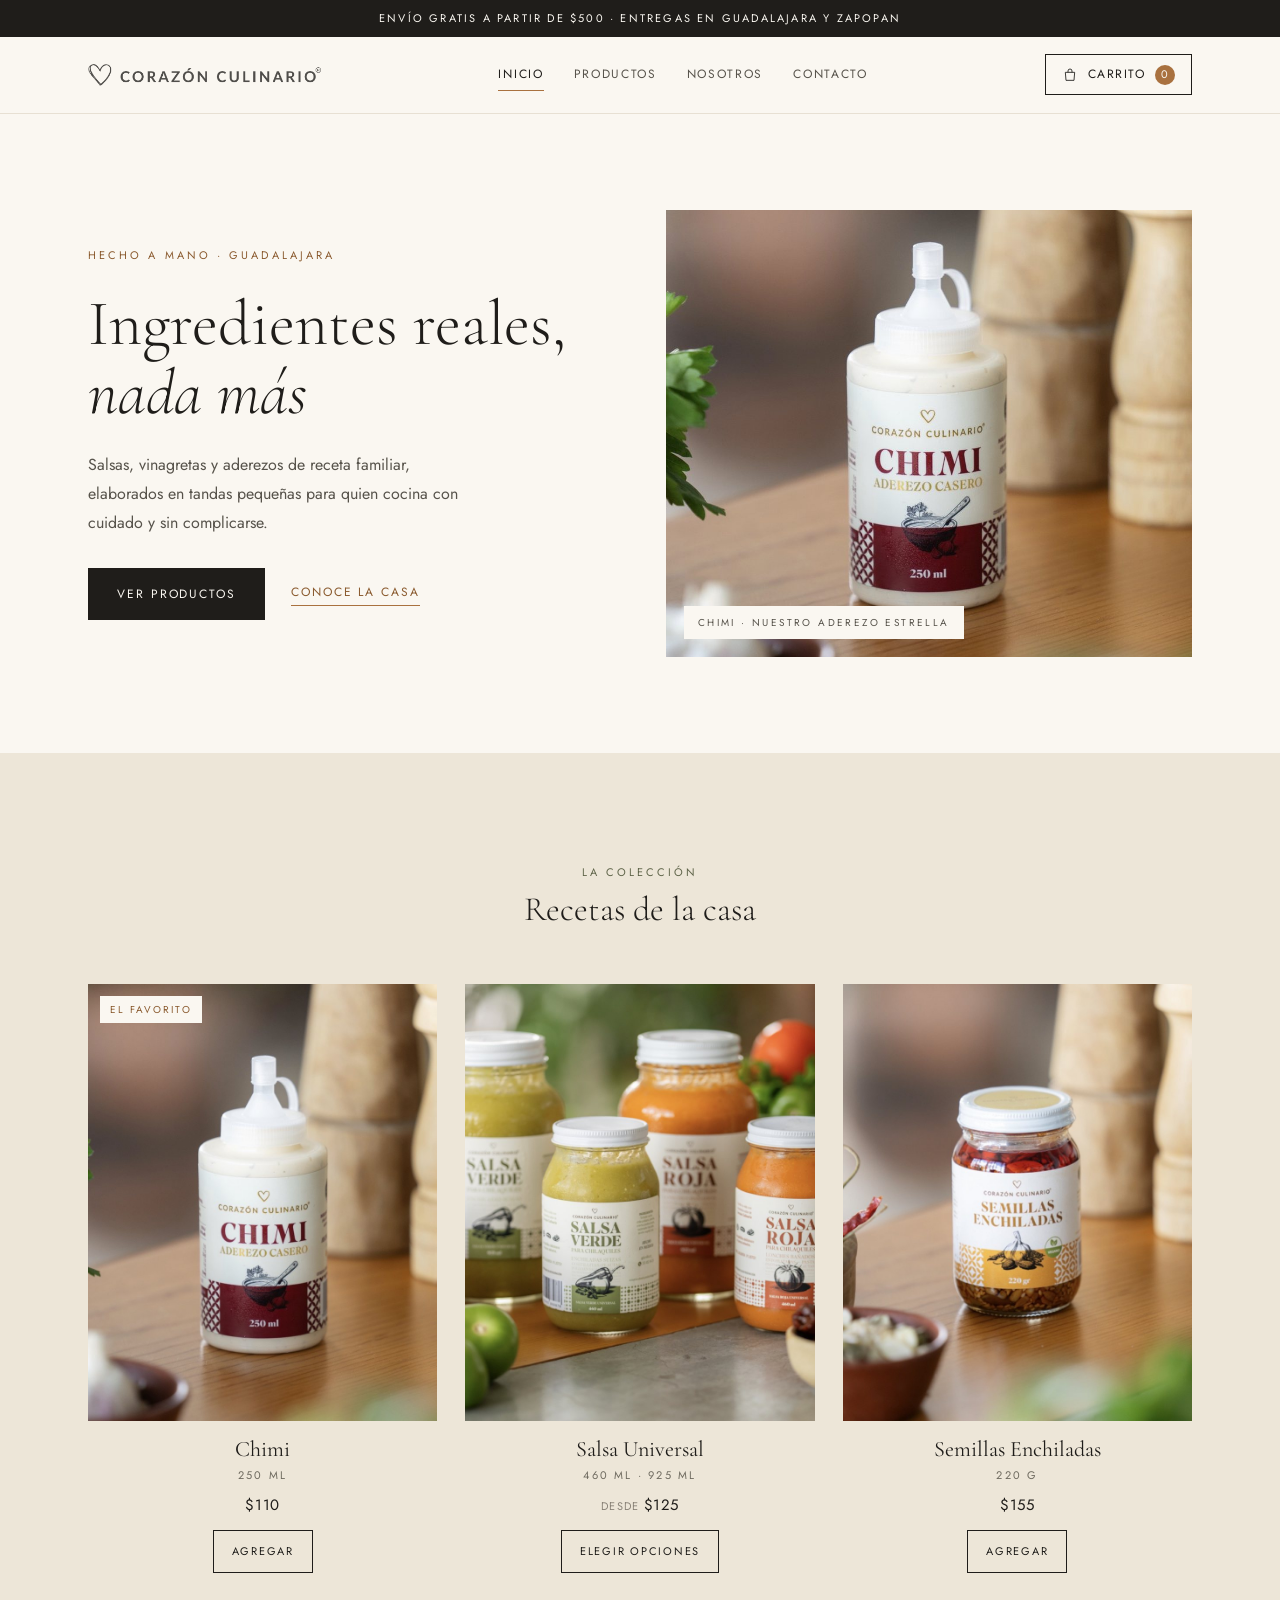
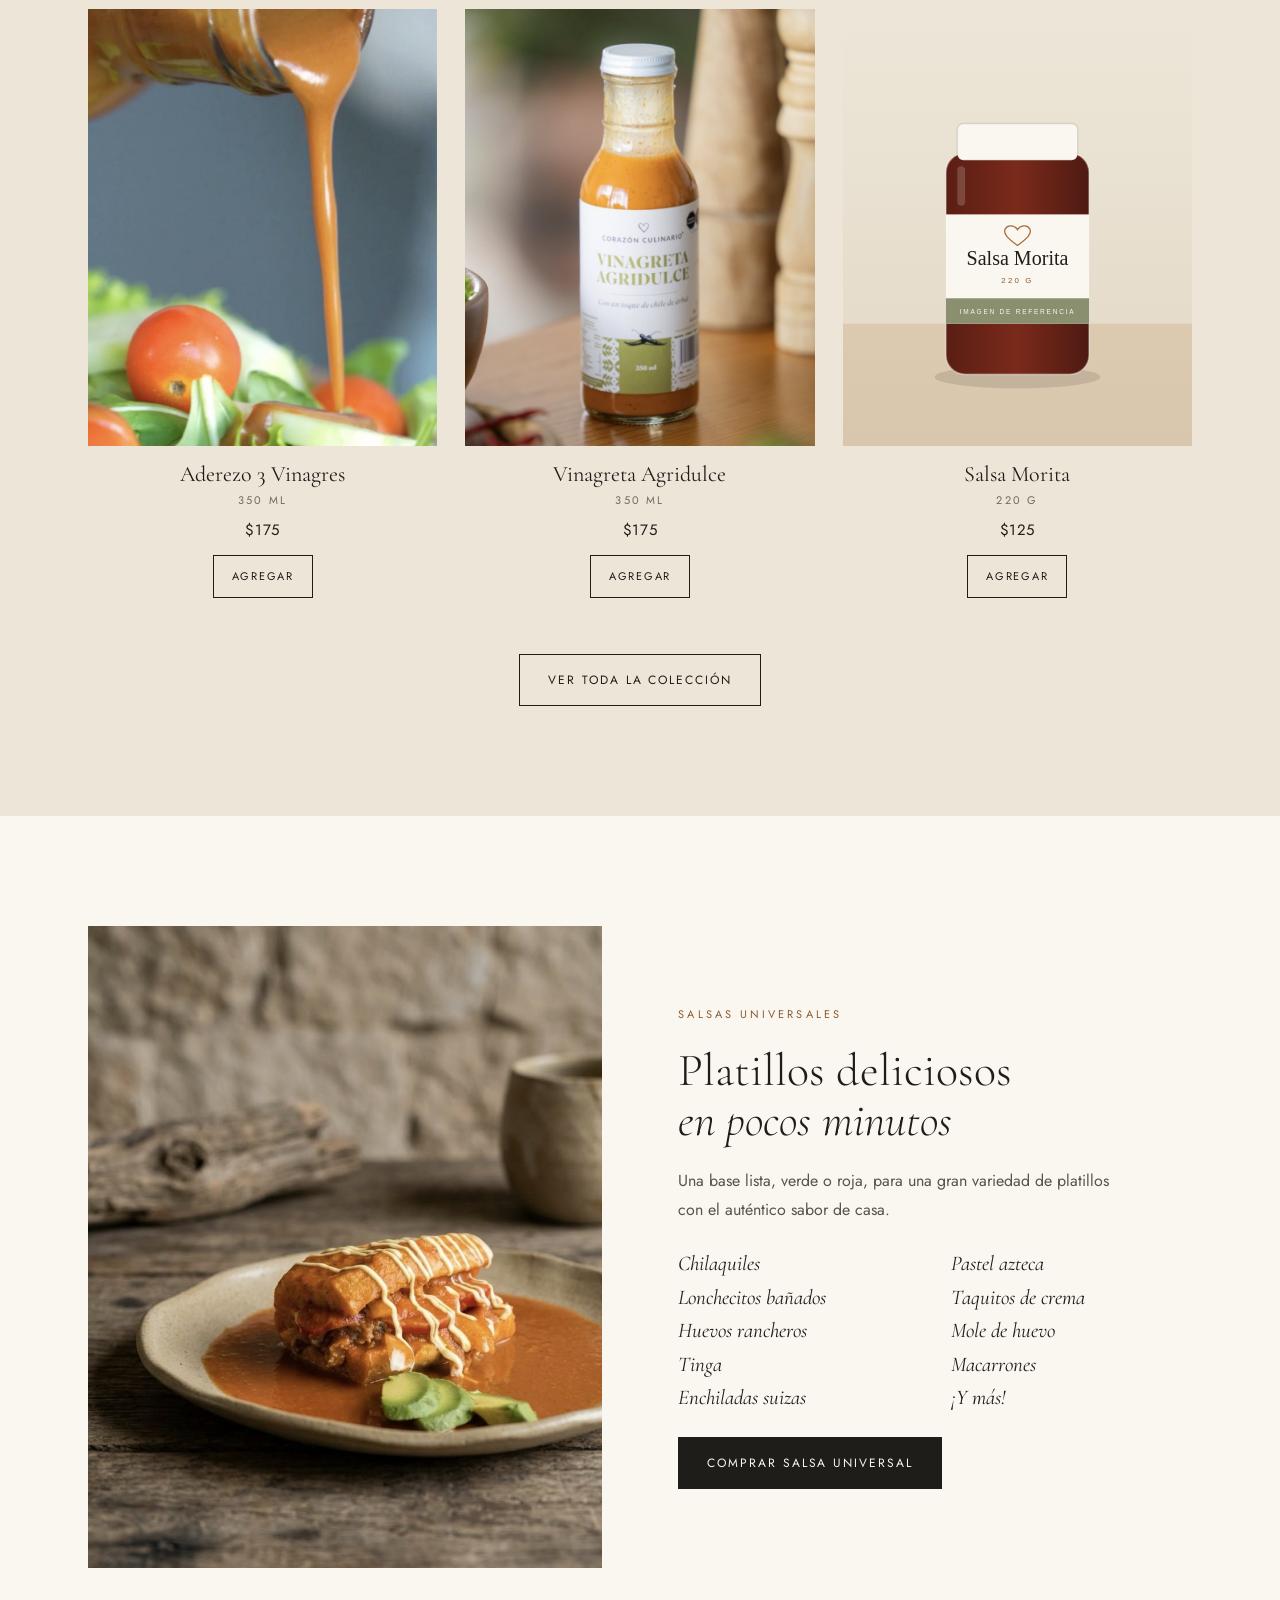
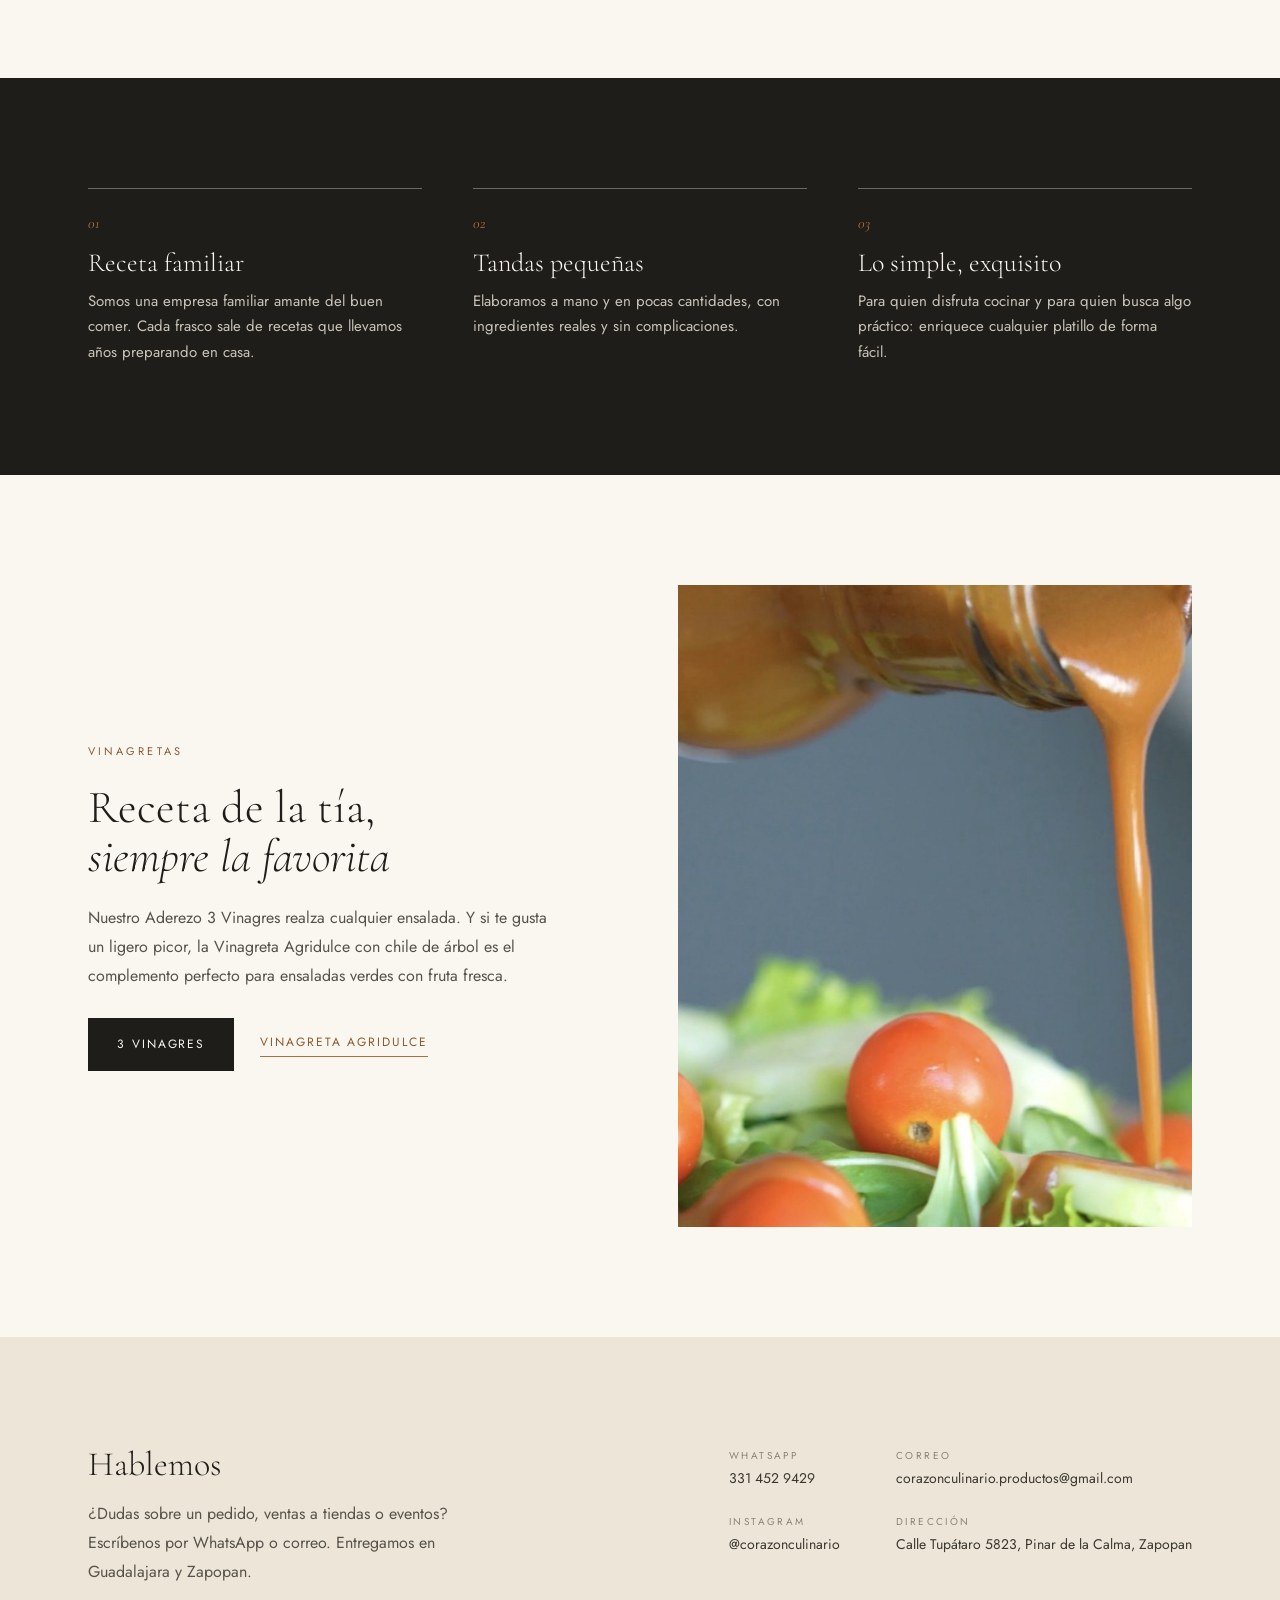
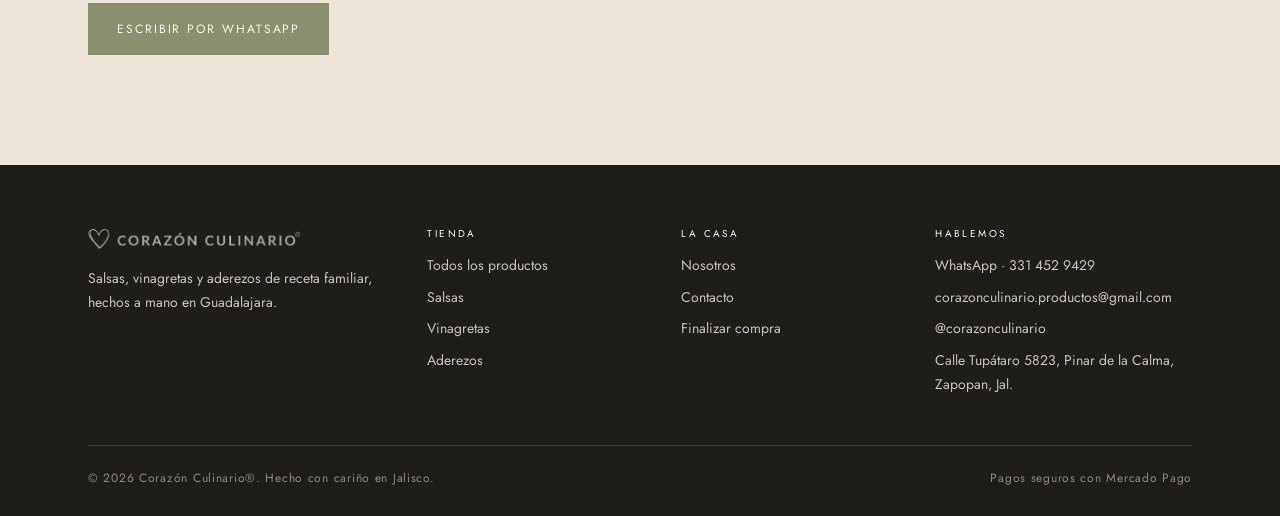
<file: index.html>
<!DOCTYPE html>
<html lang="es-MX">
<head>
  <meta charset="utf-8">
  <meta name="viewport" content="width=device-width, initial-scale=1">
  <title>Corazón Culinario · Salsas y aderezos hechos a mano en Guadalajara</title>
  <meta name="description" content="Salsas, vinagretas y aderezos de receta familiar, elaborados en tandas pequeñas en Guadalajara. Compra en línea con envío gratis a partir de $500.">
  <meta property="og:title" content="Corazón Culinario">
  <meta property="og:description" content="Ingredientes reales, nada más. Salsas y aderezos de receta familiar.">
  <meta property="og:image" content="assets/img/escenas/salsas-universales.jpg">
  <meta name="theme-color" content="#FAF7F1">
  <link rel="icon" href="assets/img/marca/favicon.png">
  <link rel="preconnect" href="https://fonts.googleapis.com">
  <link rel="preconnect" href="https://fonts.gstatic.com" crossorigin>
  <link href="https://fonts.googleapis.com/css2?family=Cormorant+Garamond:ital,wght@0,300;0,400;0,500;1,300;1,400&family=Jost:wght@300;400;500&display=swap" rel="stylesheet">
  <link rel="stylesheet" href="assets/css/styles.css">
</head>
<body>
  <div data-layout="header"></div>

  <main>
    <!-- Hero -->
    <section class="hero">
      <div class="contenedor hero__grid">
        <div class="hero__texto">
          <div class="eyebrow">Hecho a mano · Guadalajara</div>
          <h1 class="titulo-xl">Ingredientes reales,<br><em>nada más</em></h1>
          <p class="lead">Salsas, vinagretas y aderezos de receta familiar, elaborados en tandas pequeñas para quien cocina con cuidado y sin complicarse.</p>
          <div class="hero__acciones">
            <a class="btn" href="productos.html">Ver productos</a>
            <a class="enlace" href="nosotros.html">Conoce la casa</a>
          </div>
        </div>
        <div class="hero__foto">
          <img src="assets/img/escenas/chimi-mesa.jpg" alt="Frasco de Chimi, aderezo casero de Corazón Culinario, sobre una mesa de madera" width="900" height="1359" fetchpriority="high">
          <span class="hero__sello">Chimi · nuestro aderezo estrella</span>
        </div>
      </div>
    </section>

    <!-- La colección -->
    <section class="seccion seccion--lino" id="coleccion">
      <div class="contenedor">
        <div class="seccion__cabecera">
          <div class="eyebrow eyebrow--olivo">La colección</div>
          <h2 class="titulo-md">Recetas de la casa</h2>
        </div>
        <div class="grid-productos" data-grid-destacados>
          <div class="tarjeta"><div class="tarjeta__foto skeleton"></div></div>
          <div class="tarjeta"><div class="tarjeta__foto skeleton"></div></div>
          <div class="tarjeta"><div class="tarjeta__foto skeleton"></div></div>
        </div>
        <div class="centro mt-lg"><a class="btn btn--contorno" href="productos.html">Ver toda la colección</a></div>
      </div>
    </section>

    <!-- Salsas universales -->
    <section class="seccion">
      <div class="contenedor editorial">
        <div class="editorial__foto revelar">
          <img src="assets/img/escenas/platillo.jpg" alt="Lonche bañado en salsa roja con aguacate" loading="lazy" width="900" height="1123">
        </div>
        <div class="editorial__texto revelar">
          <div class="eyebrow">Salsas universales</div>
          <h2 class="titulo-lg">Platillos deliciosos<br><em>en pocos minutos</em></h2>
          <p class="lead">Una base lista, verde o roja, para una gran variedad de platillos con el auténtico sabor de casa.</p>
          <ul class="lista-platillos">
            <li>Chilaquiles</li>
            <li>Lonchecitos bañados</li>
            <li>Huevos rancheros</li>
            <li>Tinga</li>
            <li>Enchiladas suizas</li>
            <li>Pastel azteca</li>
            <li>Taquitos de crema</li>
            <li>Mole de huevo</li>
            <li>Macarrones</li>
            <li>¡Y más!</li>
          </ul>
          <div><a class="btn" href="producto.html?id=salsa-universal">Comprar Salsa Universal</a></div>
        </div>
      </div>
    </section>

    <!-- Pilares -->
    <section class="seccion seccion--carbon">
      <div class="contenedor">
        <div class="pilares">
          <div class="pilar revelar">
            <span class="pilar__num">01</span>
            <h3>Receta familiar</h3>
            <p>Somos una empresa familiar amante del buen comer. Cada frasco sale de recetas que llevamos años preparando en casa.</p>
          </div>
          <div class="pilar revelar">
            <span class="pilar__num">02</span>
            <h3>Tandas pequeñas</h3>
            <p>Elaboramos a mano y en pocas cantidades, con ingredientes reales y sin complicaciones.</p>
          </div>
          <div class="pilar revelar">
            <span class="pilar__num">03</span>
            <h3>Lo simple, exquisito</h3>
            <p>Para quien disfruta cocinar y para quien busca algo práctico: enriquece cualquier platillo de forma fácil.</p>
          </div>
        </div>
      </div>
    </section>

    <!-- Vinagretas -->
    <section class="seccion">
      <div class="contenedor editorial editorial--inv">
        <div class="editorial__foto revelar">
          <img src="assets/img/escenas/vinagreta-ensalada.jpg" alt="Vinagreta sirviéndose sobre una ensalada con jitomates cherry" style="object-position: 78% center" loading="lazy" width="1600" height="1042">
        </div>
        <div class="editorial__texto revelar">
          <div class="eyebrow">Vinagretas</div>
          <h2 class="titulo-lg">Receta de la tía,<br><em>siempre la favorita</em></h2>
          <p class="lead">Nuestro Aderezo 3 Vinagres realza cualquier ensalada. Y si te gusta un ligero picor, la Vinagreta Agridulce con chile de árbol es el complemento perfecto para ensaladas verdes con fruta fresca.</p>
          <div class="hero__acciones">
            <a class="btn" href="producto.html?id=aderezo-3-vinagres">3 Vinagres</a>
            <a class="enlace" href="producto.html?id=vinagreta-agridulce">Vinagreta Agridulce</a>
          </div>
        </div>
      </div>
    </section>

    <!-- Hablemos -->
    <section class="seccion seccion--lino" id="contacto">
      <div class="contenedor contacto">
        <div class="contacto__texto revelar">
          <h2 class="titulo-md">Hablemos</h2>
          <p class="lead">¿Dudas sobre un pedido, ventas a tiendas o eventos? Escríbenos por WhatsApp o correo. Entregamos en Guadalajara y Zapopan.</p>
          <a class="btn btn--olivo" data-whatsapp href="#" target="_blank" rel="noopener">Escribir por WhatsApp</a>
        </div>
        <div class="contacto__datos revelar">
          <div><span class="etiqueta">WhatsApp</span><a data-whatsapp href="#" target="_blank" rel="noopener">331 452 9429</a></div>
          <div><span class="etiqueta">Correo</span><a href="mailto:corazonculinario.productos@gmail.com">corazonculinario.productos@gmail.com</a></div>
          <div><span class="etiqueta">Instagram</span><a href="https://instagram.com/corazonculinario" target="_blank" rel="noopener">@corazonculinario</a></div>
          <div><span class="etiqueta">Dirección</span>Calle Tupátaro 5823, Pinar de la Calma, Zapopan</div>
        </div>
      </div>
    </section>
  </main>

  <div data-layout="footer"></div>

  <script type="module">
    import { iniciarLayout, revelar } from './assets/js/layout.js';
    import { cargarCatalogo } from './assets/js/catalogo.js';
    import { tarjetaHTML, conectarAgregar } from './assets/js/ui.js';
    import { whatsappUrl } from './assets/js/config.js';

    iniciarLayout('inicio');
    document.querySelectorAll('[data-whatsapp]').forEach((a) => { a.href = whatsappUrl('Hola, me gustaría información sobre sus productos.'); });

    const grid = document.querySelector('[data-grid-destacados]');
    cargarCatalogo().then((cat) => {
      grid.innerHTML = cat.productos.map(tarjetaHTML).join('');
      conectarAgregar(grid, cat);
      revelar(grid);
    }).catch(() => {
      grid.innerHTML = '<p class="centro" style="grid-column:1/-1">No pudimos cargar los productos. Intenta de nuevo más tarde.</p>';
    });
  </script>
</body>
</html>
</file>
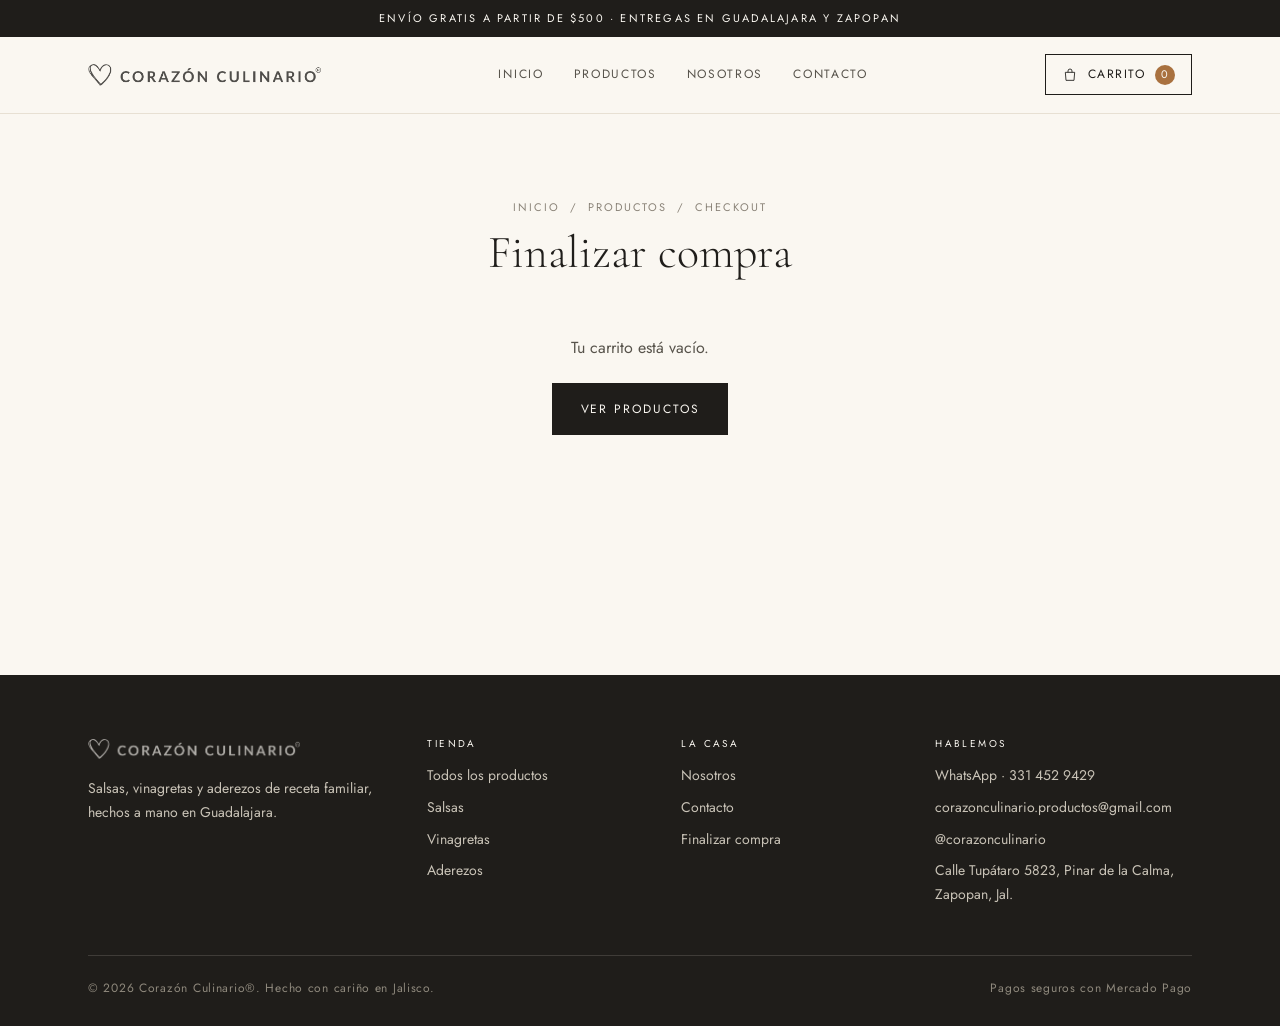
<file: checkout.html>
<!DOCTYPE html>
<html lang="es-MX">
<head>
  <meta charset="utf-8">
  <meta name="viewport" content="width=device-width, initial-scale=1">
  <title>Finalizar compra · Corazón Culinario</title>
  <meta name="robots" content="noindex">
  <meta name="theme-color" content="#FAF7F1">
  <link rel="icon" href="assets/img/marca/favicon.png">
  <link rel="preconnect" href="https://fonts.googleapis.com">
  <link rel="preconnect" href="https://fonts.gstatic.com" crossorigin>
  <link href="https://fonts.googleapis.com/css2?family=Cormorant+Garamond:ital,wght@0,300;0,400;0,500;1,300;1,400&family=Jost:wght@300;400;500&display=swap" rel="stylesheet">
  <link rel="stylesheet" href="assets/css/styles.css">
</head>
<body>
  <div data-layout="header"></div>

  <main>
    <section class="pagina-cabecera contenedor">
      <nav class="migas" aria-label="Ruta"><a href="index.html">Inicio</a><span>/</span><a href="productos.html">Productos</a><span>/</span><span>Checkout</span></nav>
      <h1 class="titulo-lg">Finalizar compra</h1>
    </section>

    <section class="contenedor" style="padding-bottom: clamp(72px, 10vw, 120px)">
      <div data-checkout-vacio class="oculto">
        <div class="resultado" style="padding-top: 0">
          <p class="lead">Tu carrito está vacío.</p>
          <a class="btn" href="productos.html">Ver productos</a>
        </div>
      </div>

      <div class="checkout" data-checkout>
        <form class="form" data-form novalidate>
          <fieldset>
            <legend><span class="pilar__num">01</span> Contacto</legend>
            <div class="campo campo--completo">
              <label for="nombre">Nombre completo</label>
              <input id="nombre" name="nombre" autocomplete="name" required maxlength="80">
              <span class="campo__error">Escribe tu nombre.</span>
            </div>
            <div class="campo">
              <label for="email">Correo electrónico</label>
              <input id="email" name="email" type="email" autocomplete="email" required maxlength="120">
              <span class="campo__error">Escribe un correo válido.</span>
            </div>
            <div class="campo">
              <label for="telefono">Teléfono / WhatsApp</label>
              <input id="telefono" name="telefono" type="tel" autocomplete="tel" inputmode="tel" required maxlength="20" placeholder="10 dígitos">
              <span class="campo__error">Escribe un teléfono de 10 dígitos.</span>
            </div>
          </fieldset>

          <fieldset>
            <legend><span class="pilar__num">02</span> Entrega</legend>
            <div class="campo campo--completo">
              <label for="calle">Calle y número</label>
              <input id="calle" name="calle" autocomplete="address-line1" required maxlength="120">
              <span class="campo__error">Escribe la calle y número.</span>
            </div>
            <div class="campo">
              <label for="colonia">Colonia</label>
              <input id="colonia" name="colonia" autocomplete="address-line2" required maxlength="80">
              <span class="campo__error">Escribe la colonia.</span>
            </div>
            <div class="campo">
              <label for="cp">Código postal</label>
              <input id="cp" name="cp" autocomplete="postal-code" inputmode="numeric" required maxlength="5" pattern="\d{5}">
              <span class="campo__error">Código postal de 5 dígitos.</span>
            </div>
            <div class="campo campo--completo">
              <label for="municipio">Municipio</label>
              <select id="municipio" name="municipio" required>
                <option value="">Selecciona…</option>
                <option>Guadalajara</option>
                <option>Zapopan</option>
                <option>Otro (confirmaremos disponibilidad)</option>
              </select>
              <span class="campo__error">Selecciona un municipio.</span>
            </div>
            <div class="campo campo--completo">
              <label for="referencias">Referencias (opcional)</label>
              <input id="referencias" name="referencias" maxlength="160" placeholder="Entre calles, color de la casa…">
            </div>
            <div class="campo campo--completo">
              <label for="notas">Notas del pedido (opcional)</label>
              <textarea id="notas" name="notas" maxlength="400" placeholder="Horario preferido de entrega, indicaciones…"></textarea>
            </div>
            <p class="form__ayuda campo--completo">Entregamos en Guadalajara y Zapopan. Te contactaremos por WhatsApp para coordinar el día de entrega.</p>
          </fieldset>

          <fieldset>
            <legend><span class="pilar__num">03</span> Pago</legend>
            <div class="pago campo--completo">
              <div class="pago__mp">
                <span class="pago__mp-logo" aria-hidden="true">MP</span>
                <div>
                  <strong>Mercado Pago</strong>
                  <span>Tarjeta de crédito o débito, OXXO, transferencia o saldo en Mercado Pago. Te llevaremos a su sitio seguro para pagar.</span>
                </div>
              </div>
              <div class="alerta" role="alert" data-error hidden></div>
              <button class="btn btn--bloque" type="submit" data-pagar>Pagar con Mercado Pago</button>
              <p class="form__ayuda centro">Al continuar aceptas que usemos tus datos únicamente para procesar y entregar tu pedido.</p>
            </div>
          </fieldset>
        </form>

        <aside class="checkout__resumen" aria-label="Resumen del pedido">
          <h2>Tu pedido</h2>
          <div data-resumen-lineas></div>
          <div data-resumen-progreso></div>
          <div class="totales" data-resumen-totales></div>
          <a class="enlace" href="productos.html" style="align-self:flex-start">Seguir comprando</a>
        </aside>
      </div>
    </section>
  </main>

  <div data-layout="footer"></div>

  <script type="module">
    import { iniciarLayout, lineaHTML, progresoEnvio } from './assets/js/layout.js';
    import { resumen, obtenerItems, alCambiar } from './assets/js/carrito.js';
    import { dinero } from './assets/js/catalogo.js';
    import { API_CHECKOUT } from './assets/js/config.js';

    iniciarLayout('');

    const form = document.querySelector('[data-form]');
    const errorBox = document.querySelector('[data-error]');
    const btnPagar = document.querySelector('[data-pagar]');
    const CLAVE_DATOS = 'cc_checkout_datos';

    async function pintar() {
      const r = await resumen();
      const vacio = r.lineas.length === 0;
      document.querySelector('[data-checkout]').classList.toggle('oculto', vacio);
      document.querySelector('[data-checkout-vacio]').classList.toggle('oculto', !vacio);
      if (vacio) return;
      document.querySelector('[data-resumen-lineas]').innerHTML = r.lineas.map((l) => lineaHTML(l, { editable: false })).join('');
      document.querySelector('[data-resumen-progreso]').innerHTML = progresoEnvio(r.subtotal, r.config);
      document.querySelector('[data-resumen-totales]').innerHTML = `
        <div class="totales__fila"><span>Subtotal</span><span>${dinero(r.subtotal)}</span></div>
        <div class="totales__fila"><span>Envío</span><span>${r.envio === 0 ? '<span class="gratis">Gratis</span>' : dinero(r.envio)}</span></div>
        <div class="totales__fila totales__fila--total"><span>Total</span><span>${dinero(r.total)}</span></div>`;
    }
    pintar();
    alCambiar(pintar);

    // Recuerda los datos de contacto en este navegador.
    try {
      const guardados = JSON.parse(localStorage.getItem(CLAVE_DATOS) || '{}');
      Object.entries(guardados).forEach(([k, v]) => { if (form.elements[k] && k !== 'notas') form.elements[k].value = v; });
    } catch { /* sin almacenamiento */ }

    const validadores = {
      nombre: (v) => v.trim().length >= 3,
      email: (v) => /^[^\s@]+@[^\s@]+\.[^\s@]{2,}$/.test(v.trim()),
      telefono: (v) => v.replace(/\D/g, '').length >= 10,
      calle: (v) => v.trim().length >= 3,
      colonia: (v) => v.trim().length >= 2,
      cp: (v) => /^\d{5}$/.test(v.trim()),
      municipio: (v) => v !== '',
    };

    function validar(campo) {
      const fn = validadores[campo.name];
      if (!fn) return true;
      const ok = fn(campo.value);
      campo.closest('.campo').classList.toggle('invalido', !ok);
      return ok;
    }

    form.addEventListener('blur', (e) => { if (e.target.name) validar(e.target); }, true);
    form.addEventListener('input', (e) => { if (e.target.closest('.campo.invalido')) validar(e.target); });

    form.addEventListener('submit', async (e) => {
      e.preventDefault();
      errorBox.hidden = true;
      const campos = Object.keys(validadores).map((k) => form.elements[k]);
      const invalidos = campos.filter((c) => !validar(c));
      if (invalidos.length) { invalidos[0].focus(); return; }

      const cliente = Object.fromEntries(new FormData(form));
      try { localStorage.setItem(CLAVE_DATOS, JSON.stringify(cliente)); } catch { /* sin almacenamiento */ }

      btnPagar.disabled = true;
      btnPagar.textContent = 'Conectando con Mercado Pago…';
      try {
        const resp = await fetch(API_CHECKOUT, {
          method: 'POST',
          headers: { 'Content-Type': 'application/json' },
          body: JSON.stringify({ items: obtenerItems(), cliente }),
        });
        const data = await resp.json().catch(() => ({}));
        if (!resp.ok || !data.init_point) throw new Error(data.error || 'No pudimos iniciar el pago.');
        try { sessionStorage.setItem('cc_pedido', data.pedido); } catch { /* sin almacenamiento */ }
        location.href = data.init_point;
      } catch (err) {
        errorBox.textContent = `${err.message} Si el problema continúa, escríbenos por WhatsApp al 331 452 9429.`;
        errorBox.hidden = false;
        btnPagar.disabled = false;
        btnPagar.textContent = 'Pagar con Mercado Pago';
      }
    });
  </script>
</body>
</html>
</file>
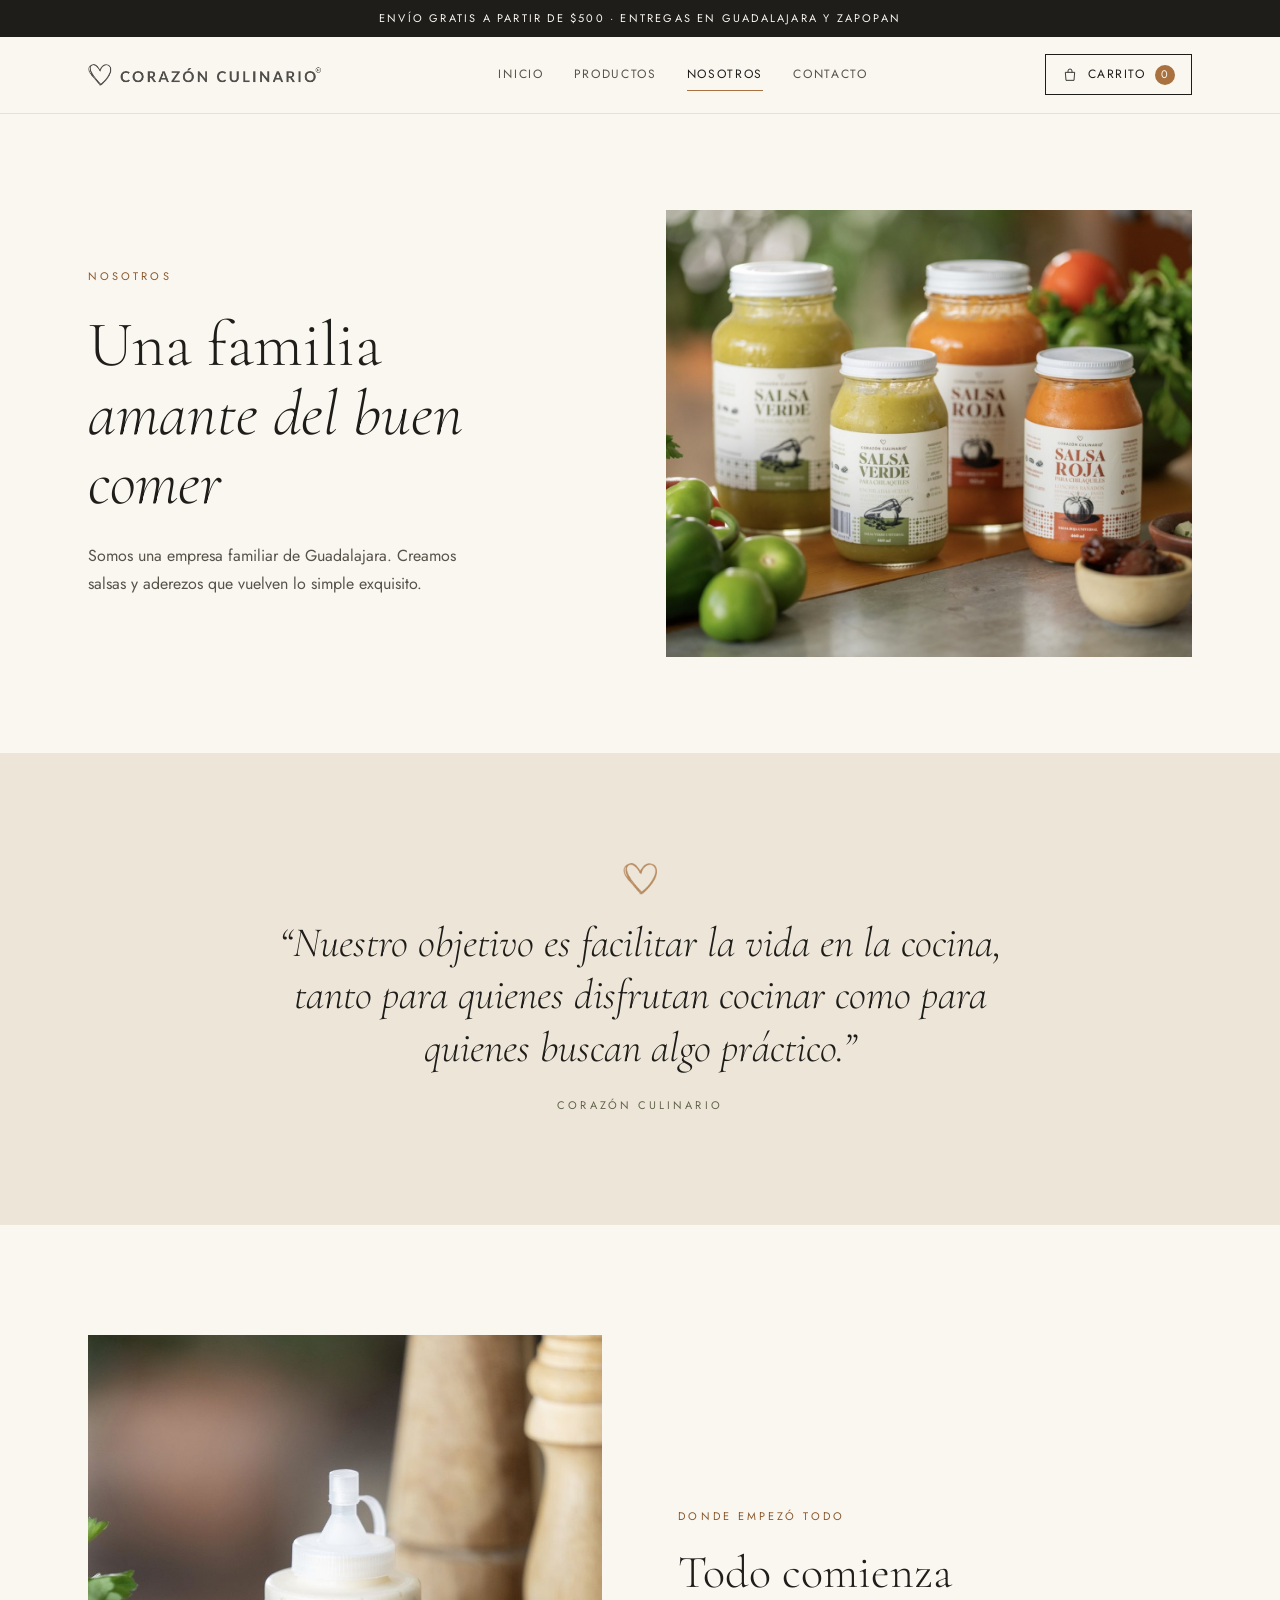
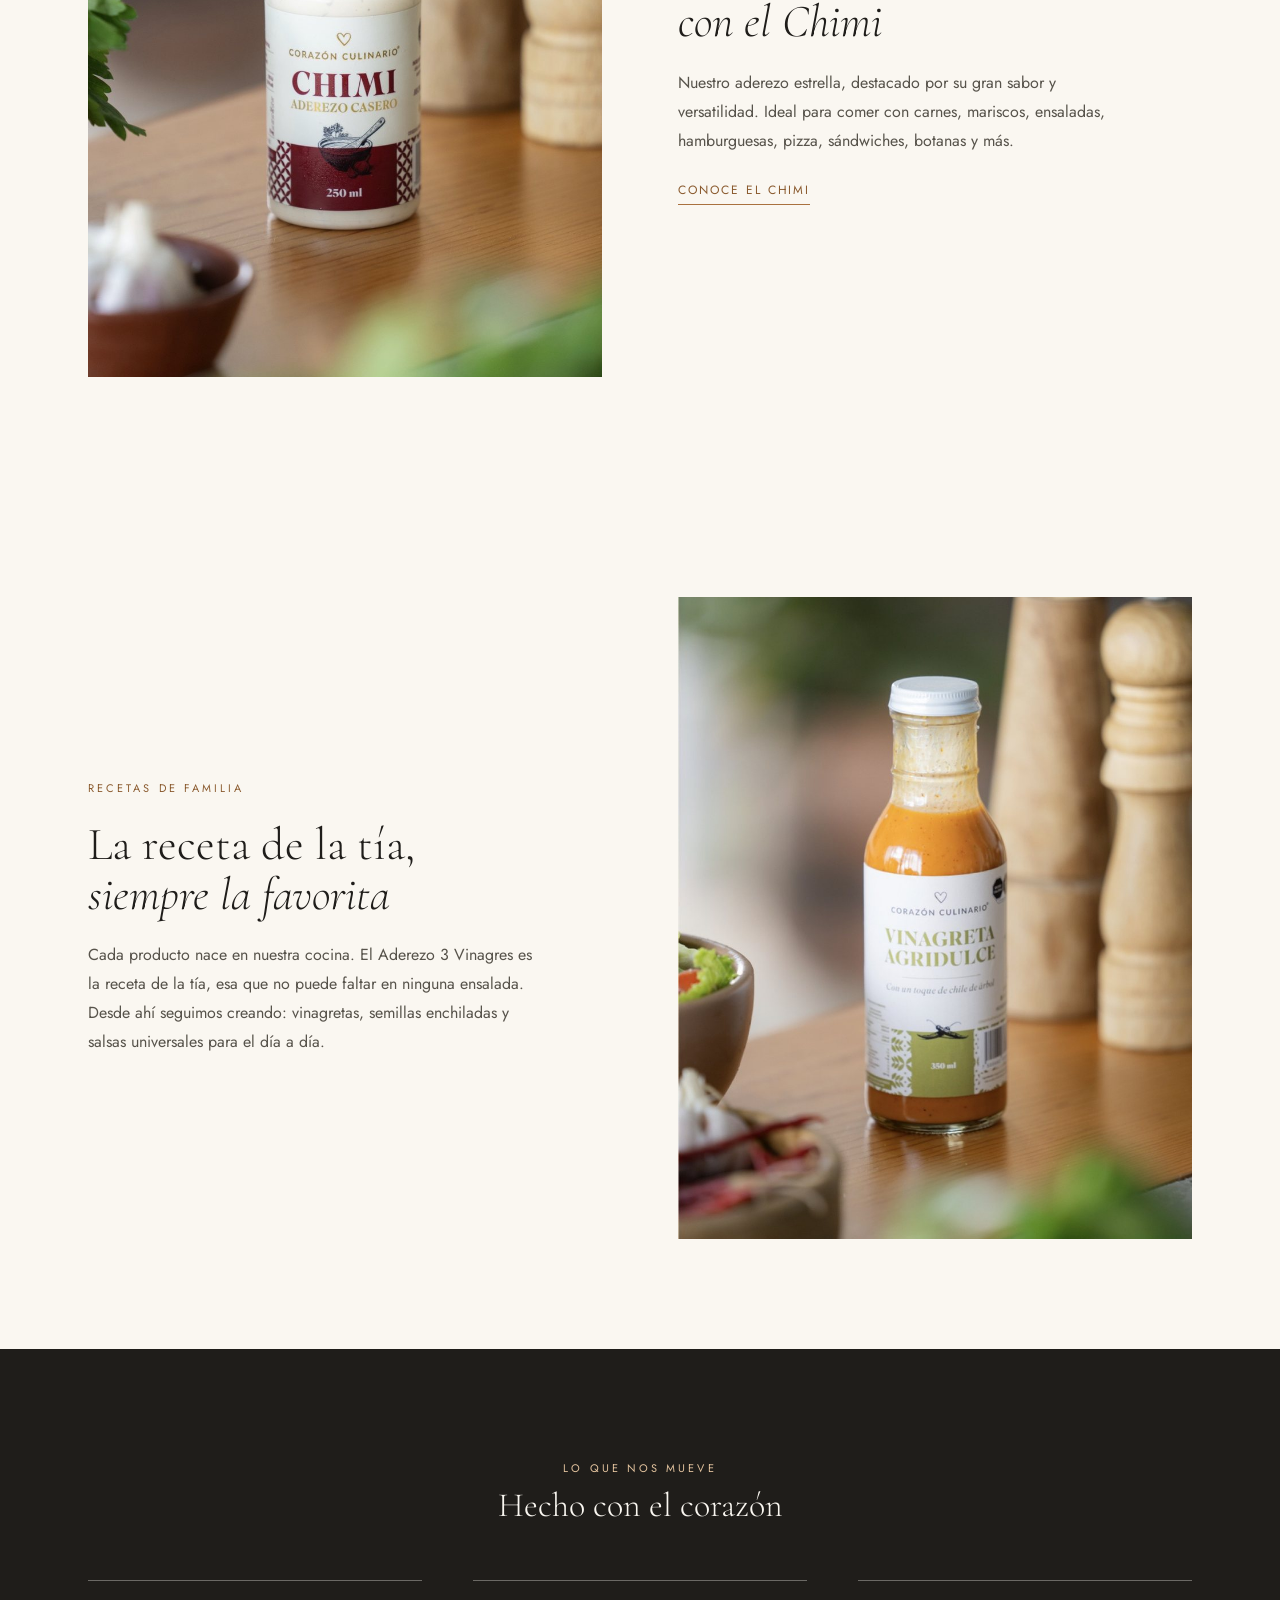
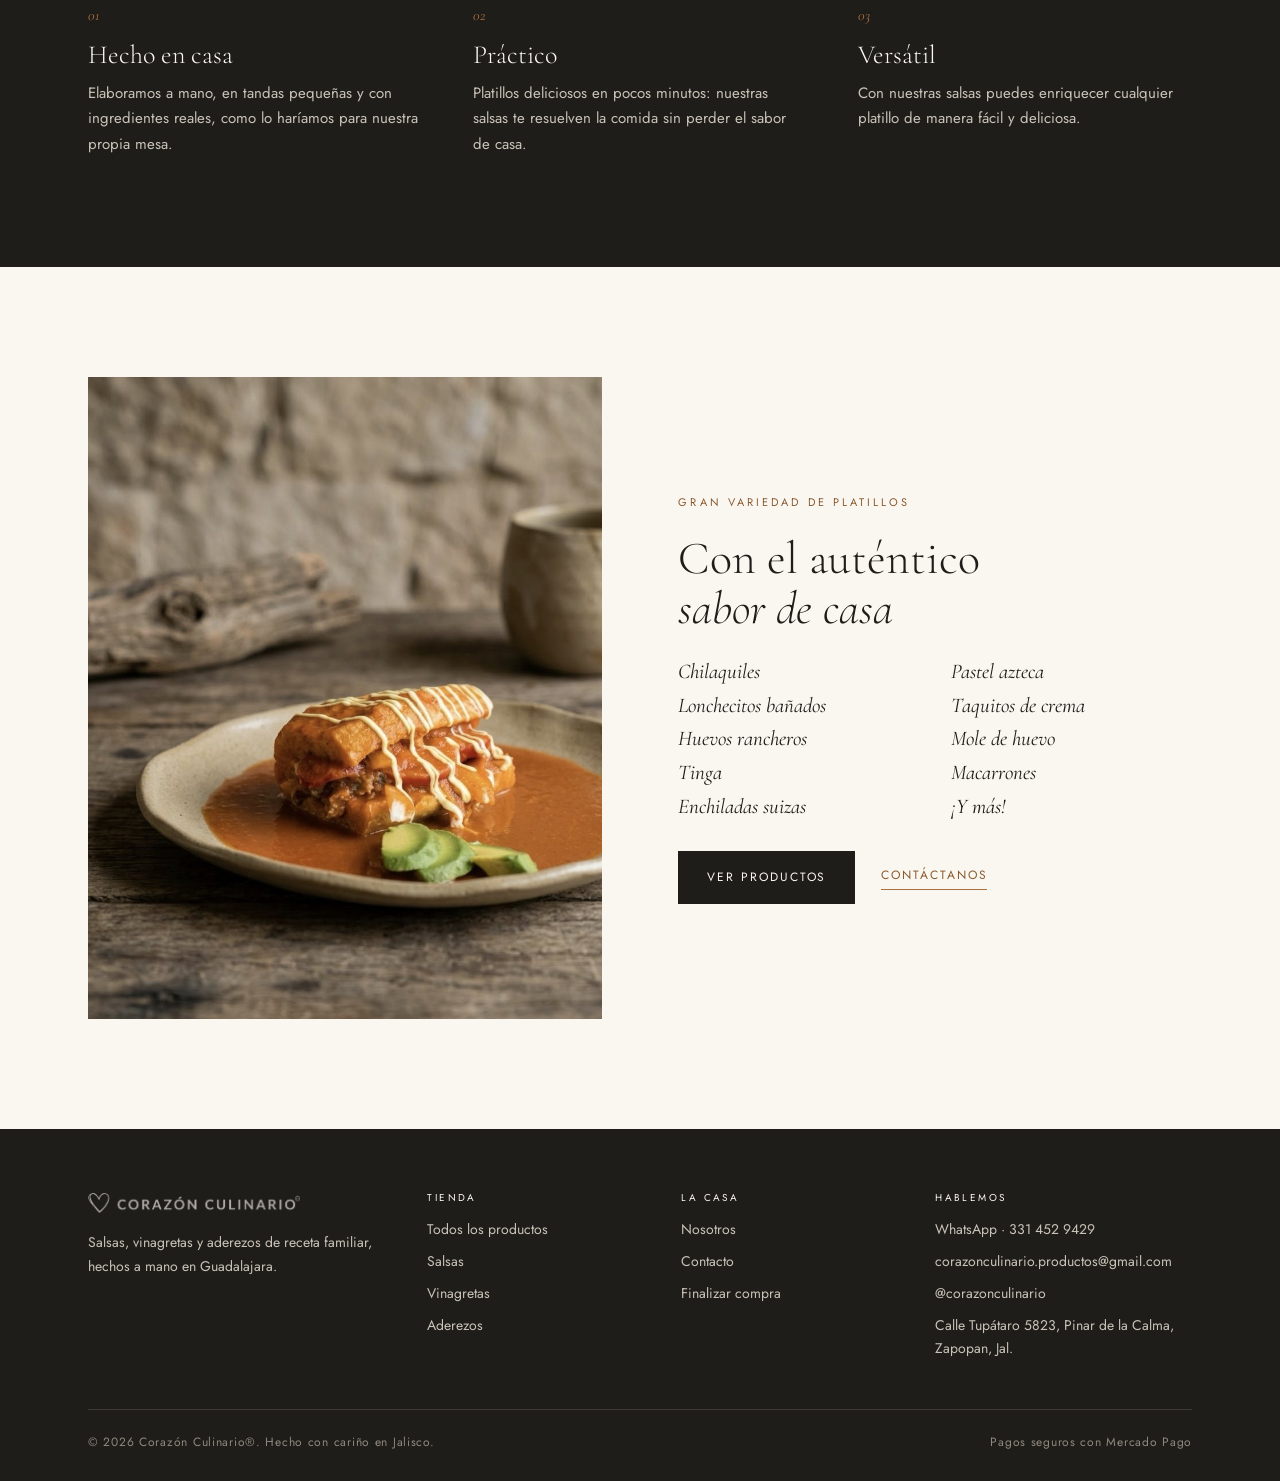
<file: nosotros.html>
<!DOCTYPE html>
<html lang="es-MX">
<head>
  <meta charset="utf-8">
  <meta name="viewport" content="width=device-width, initial-scale=1">
  <title>Nosotros · Corazón Culinario</title>
  <meta name="description" content="Somos una empresa familiar amante del buen comer. Creamos salsas y aderezos que vuelven lo simple exquisito.">
  <meta name="theme-color" content="#FAF7F1">
  <link rel="icon" href="assets/img/marca/favicon.png">
  <link rel="preconnect" href="https://fonts.googleapis.com">
  <link rel="preconnect" href="https://fonts.gstatic.com" crossorigin>
  <link href="https://fonts.googleapis.com/css2?family=Cormorant+Garamond:ital,wght@0,300;0,400;0,500;1,300;1,400&family=Jost:wght@300;400;500&display=swap" rel="stylesheet">
  <link rel="stylesheet" href="assets/css/styles.css">
</head>
<body>
  <div data-layout="header"></div>

  <main>
    <!-- Presentación -->
    <section class="hero">
      <div class="contenedor hero__grid">
        <div class="hero__texto">
          <div class="eyebrow">Nosotros</div>
          <h1 class="titulo-xl">Una familia<br><em>amante del buen comer</em></h1>
          <p class="lead">Somos una empresa familiar de Guadalajara. Creamos salsas y aderezos que vuelven lo simple exquisito.</p>
        </div>
        <div class="hero__foto">
          <img src="assets/img/escenas/salsas-universales.jpg" alt="Frascos de Salsa Universal verde y roja junto a jitomates, chiles y cilantro" width="1600" height="1042" fetchpriority="high">
        </div>
      </div>
    </section>

    <!-- Cita -->
    <section class="seccion seccion--lino">
      <div class="contenedor cita revelar">
        <img src="assets/img/marca/corazon-cobre.png" alt="">
        <blockquote>“Nuestro objetivo es facilitar la vida en la cocina, tanto para quienes disfrutan cocinar como para quienes buscan algo práctico.”</blockquote>
        <div class="eyebrow eyebrow--olivo">Corazón Culinario</div>
      </div>
    </section>

    <!-- Historia: Chimi -->
    <section class="seccion">
      <div class="contenedor editorial">
        <div class="editorial__foto revelar">
          <img src="assets/img/escenas/chimi-mesa.jpg" alt="Chimi, aderezo casero, sobre una mesa de madera" loading="lazy" width="900" height="1359">
        </div>
        <div class="editorial__texto revelar">
          <div class="eyebrow">Donde empezó todo</div>
          <h2 class="titulo-lg">Todo comienza<br><em>con el Chimi</em></h2>
          <p class="lead">Nuestro aderezo estrella, destacado por su gran sabor y versatilidad. Ideal para comer con carnes, mariscos, ensaladas, hamburguesas, pizza, sándwiches, botanas y más.</p>
          <div><a class="enlace" href="producto.html?id=chimi">Conoce el Chimi</a></div>
        </div>
      </div>
    </section>

    <!-- Recetas de familia -->
    <section class="seccion">
      <div class="contenedor editorial editorial--inv">
        <div class="editorial__foto revelar">
          <img src="assets/img/escenas/agridulce-mesa.jpg" alt="Vinagreta Agridulce sobre una mesa de madera" loading="lazy" width="900" height="1352">
        </div>
        <div class="editorial__texto revelar">
          <div class="eyebrow">Recetas de familia</div>
          <h2 class="titulo-lg">La receta de la tía,<br><em>siempre la favorita</em></h2>
          <p class="lead">Cada producto nace en nuestra cocina. El Aderezo 3 Vinagres es la receta de la tía, esa que no puede faltar en ninguna ensalada. Desde ahí seguimos creando: vinagretas, semillas enchiladas y salsas universales para el día a día.</p>
        </div>
      </div>
    </section>

    <!-- Lo que nos mueve -->
    <section class="seccion seccion--carbon">
      <div class="contenedor">
        <div class="seccion__cabecera">
          <div class="eyebrow" style="color:#E3C39E">Lo que nos mueve</div>
          <h2 class="titulo-md">Hecho con el corazón</h2>
        </div>
        <div class="pilares">
          <div class="pilar revelar">
            <span class="pilar__num">01</span>
            <h3>Hecho en casa</h3>
            <p>Elaboramos a mano, en tandas pequeñas y con ingredientes reales, como lo haríamos para nuestra propia mesa.</p>
          </div>
          <div class="pilar revelar">
            <span class="pilar__num">02</span>
            <h3>Práctico</h3>
            <p>Platillos deliciosos en pocos minutos: nuestras salsas te resuelven la comida sin perder el sabor de casa.</p>
          </div>
          <div class="pilar revelar">
            <span class="pilar__num">03</span>
            <h3>Versátil</h3>
            <p>Con nuestras salsas puedes enriquecer cualquier platillo de manera fácil y deliciosa.</p>
          </div>
        </div>
      </div>
    </section>

    <!-- Platillos -->
    <section class="seccion">
      <div class="contenedor editorial">
        <div class="editorial__foto revelar">
          <img src="assets/img/escenas/platillo.jpg" alt="Lonche bañado en salsa con aguacate" loading="lazy" width="900" height="1123">
        </div>
        <div class="editorial__texto revelar">
          <div class="eyebrow">Gran variedad de platillos</div>
          <h2 class="titulo-lg">Con el auténtico<br><em>sabor de casa</em></h2>
          <ul class="lista-platillos">
            <li>Chilaquiles</li>
            <li>Lonchecitos bañados</li>
            <li>Huevos rancheros</li>
            <li>Tinga</li>
            <li>Enchiladas suizas</li>
            <li>Pastel azteca</li>
            <li>Taquitos de crema</li>
            <li>Mole de huevo</li>
            <li>Macarrones</li>
            <li>¡Y más!</li>
          </ul>
          <div class="hero__acciones">
            <a class="btn" href="productos.html">Ver productos</a>
            <a class="enlace" href="index.html#contacto">Contáctanos</a>
          </div>
        </div>
      </div>
    </section>
  </main>

  <div data-layout="footer"></div>

  <script type="module">
    import { iniciarLayout } from './assets/js/layout.js';
    iniciarLayout('nosotros');
  </script>
</body>
</html>
</file>
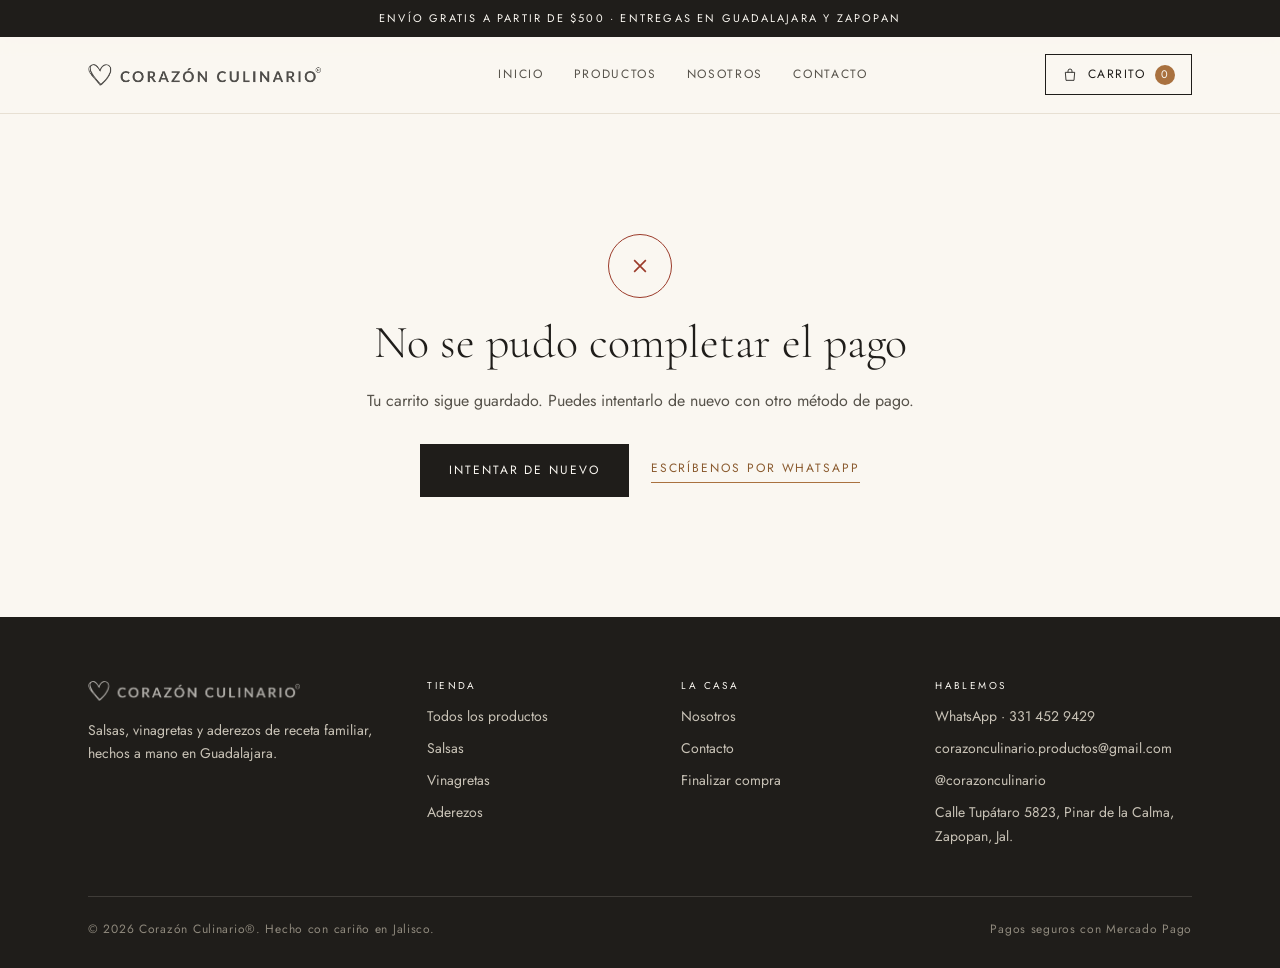
<file: pedido.html>
<!DOCTYPE html>
<html lang="es-MX">
<head>
  <meta charset="utf-8">
  <meta name="viewport" content="width=device-width, initial-scale=1">
  <title>Tu pedido · Corazón Culinario</title>
  <meta name="robots" content="noindex">
  <meta name="theme-color" content="#FAF7F1">
  <link rel="icon" href="assets/img/marca/favicon.png">
  <link rel="preconnect" href="https://fonts.googleapis.com">
  <link rel="preconnect" href="https://fonts.gstatic.com" crossorigin>
  <link href="https://fonts.googleapis.com/css2?family=Cormorant+Garamond:ital,wght@0,300;0,400;0,500;1,300;1,400&family=Jost:wght@300;400;500&display=swap" rel="stylesheet">
  <link rel="stylesheet" href="assets/css/styles.css">
</head>
<body>
  <div data-layout="header"></div>

  <main>
    <section class="contenedor" data-resultado></section>
  </main>

  <div data-layout="footer"></div>

  <script type="module">
    import { iniciarLayout } from './assets/js/layout.js';
    import { vaciar } from './assets/js/carrito.js';
    import { whatsappUrl } from './assets/js/config.js';
    import { escapar } from './assets/js/catalogo.js';

    iniciarLayout('');

    // Mercado Pago regresa con ?status=... (o collection_status) y external_reference.
    const q = new URLSearchParams(location.search);
    const estado = q.get('estado') || q.get('collection_status') || q.get('status') || '';
    let pedido = q.get('external_reference') || '';
    try { pedido = pedido || sessionStorage.getItem('cc_pedido') || ''; } catch { /* sin almacenamiento */ }

    const ICON_OK = '<svg viewBox="0 0 24 24" fill="none" stroke="currentColor" stroke-width="1.4"><path d="M5 12.5l4.5 4.5L19 7.5"/></svg>';
    const ICON_RELOJ = '<svg viewBox="0 0 24 24" fill="none" stroke="currentColor" stroke-width="1.4"><circle cx="12" cy="12" r="8"/><path d="M12 8v4l3 2"/></svg>';
    const ICON_X = '<svg viewBox="0 0 24 24" fill="none" stroke="currentColor" stroke-width="1.4"><path d="M7 7l10 10M17 7L7 17"/></svg>';

    const vistas = {
      approved: {
        clase: 'ok', icono: ICON_OK,
        titulo: '¡Gracias por tu compra!',
        texto: 'Recibimos tu pago. En breve te contactaremos por WhatsApp para coordinar la entrega.',
      },
      pending: {
        clase: 'pendiente', icono: ICON_RELOJ,
        titulo: 'Tu pago está en proceso',
        texto: 'Si pagaste en OXXO o por transferencia, puede tardar un poco en acreditarse. Te avisaremos en cuanto se confirme.',
      },
      failure: {
        clase: 'error', icono: ICON_X,
        titulo: 'No se pudo completar el pago',
        texto: 'Tu carrito sigue guardado. Puedes intentarlo de nuevo con otro método de pago.',
      },
    };
    const clave = estado === 'approved' ? 'approved'
      : ['pending', 'in_process', 'authorized'].includes(estado) ? 'pending'
      : 'failure';
    const v = vistas[clave];

    if (clave !== 'failure') {
      vaciar();
      try { sessionStorage.removeItem('cc_pedido'); } catch { /* sin almacenamiento */ }
    }

    const msg = `Hola, acabo de hacer un pedido en la tienda en línea${pedido ? ` (pedido ${pedido})` : ''}.`;
    document.querySelector('[data-resultado]').innerHTML = `
      <div class="resultado resultado--${v.clase}">
        <div class="resultado__icono">${v.icono}</div>
        <h1 class="titulo-lg">${v.titulo}</h1>
        <p class="lead">${v.texto}</p>
        ${pedido ? `<div class="resultado__ref">Pedido ${escapar(pedido)}</div>` : ''}
        <div class="resultado__acciones">
          ${clave === 'failure'
            ? '<a class="btn" href="checkout.html">Intentar de nuevo</a>'
            : '<a class="btn" href="productos.html">Seguir comprando</a>'}
          <a class="enlace" href="${whatsappUrl(msg)}" target="_blank" rel="noopener">Escríbenos por WhatsApp</a>
        </div>
      </div>`;
  </script>
</body>
</html>
</file>
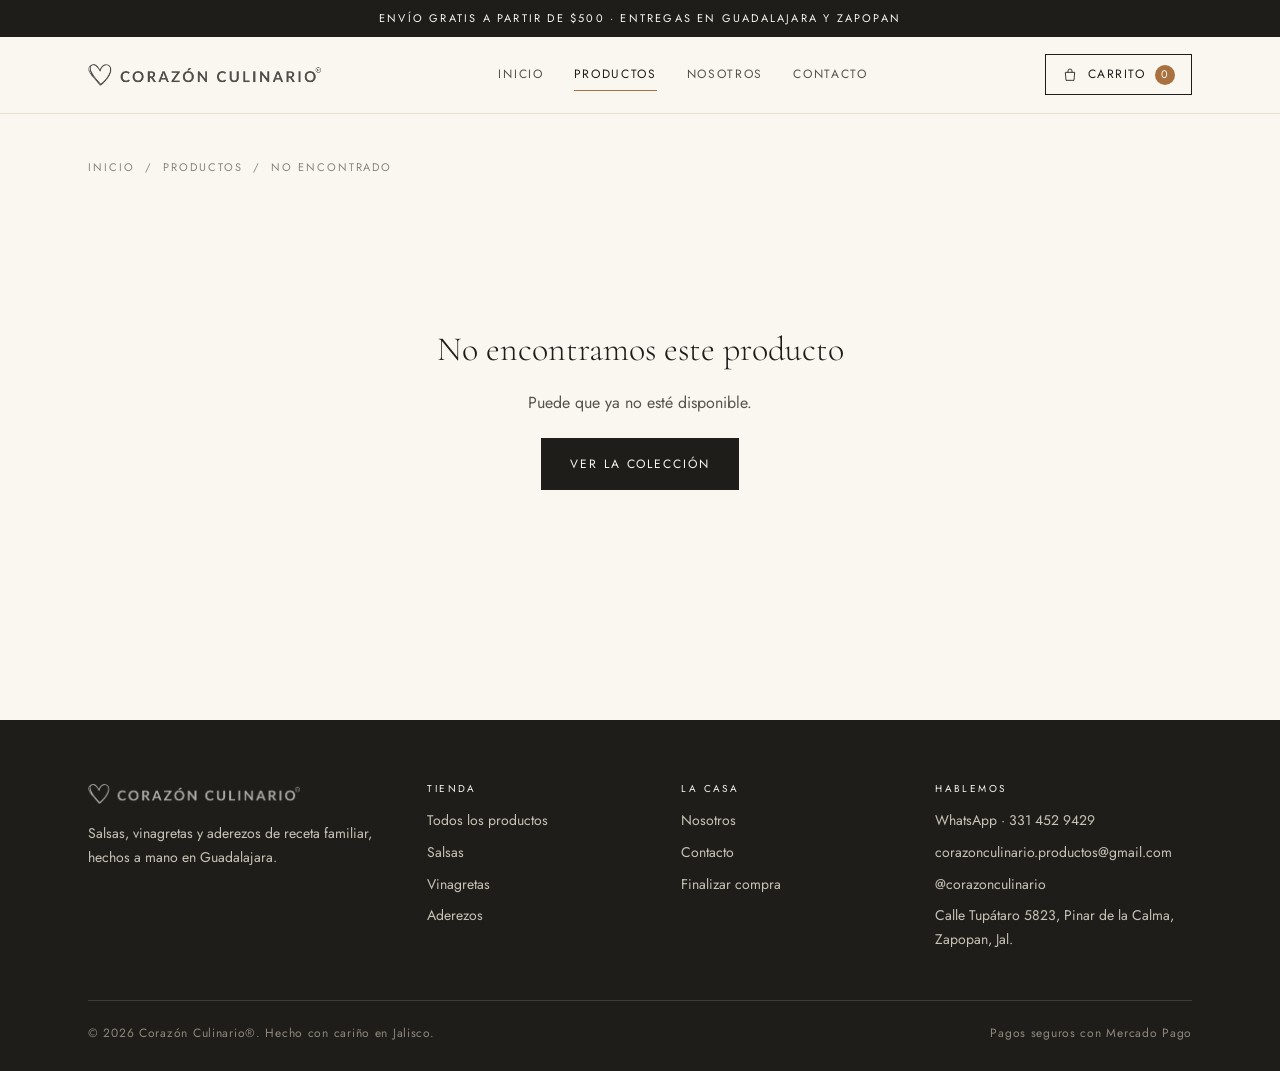
<file: producto.html>
<!DOCTYPE html>
<html lang="es-MX">
<head>
  <meta charset="utf-8">
  <meta name="viewport" content="width=device-width, initial-scale=1">
  <title>Producto · Corazón Culinario</title>
  <meta name="description" content="Salsas y aderezos de receta familiar hechos a mano en Guadalajara.">
  <meta name="theme-color" content="#FAF7F1">
  <link rel="icon" href="assets/img/marca/favicon.png">
  <link rel="preconnect" href="https://fonts.googleapis.com">
  <link rel="preconnect" href="https://fonts.gstatic.com" crossorigin>
  <link href="https://fonts.googleapis.com/css2?family=Cormorant+Garamond:ital,wght@0,300;0,400;0,500;1,300;1,400&family=Jost:wght@300;400;500&display=swap" rel="stylesheet">
  <link rel="stylesheet" href="assets/css/styles.css">
</head>
<body>
  <div data-layout="header"></div>

  <main>
    <section class="contenedor" style="padding: clamp(28px, 4vw, 44px) var(--gutter) clamp(64px, 9vw, 110px)">
      <nav class="migas" aria-label="Ruta" style="margin-bottom: clamp(24px, 3vw, 36px)">
        <a href="index.html">Inicio</a><span>/</span><a href="productos.html">Productos</a><span>/</span><span data-miga-nombre>…</span>
      </nav>
      <div data-detalle>
        <div class="detalle">
          <div class="detalle__foto skeleton"></div>
          <div></div>
        </div>
      </div>
    </section>

    <section class="seccion seccion--lino" data-relacionados-seccion hidden>
      <div class="contenedor">
        <div class="seccion__cabecera">
          <div class="eyebrow eyebrow--olivo">También te puede gustar</div>
          <h2 class="titulo-md">Más de la casa</h2>
        </div>
        <div class="grid-productos" data-relacionados></div>
      </div>
    </section>
  </main>

  <div data-layout="footer"></div>

  <script type="module">
    import { iniciarLayout, revelar, avisar, ICONOS } from './assets/js/layout.js';
    import { cargarCatalogo, precioDe, imagenDe, opcionesPorDefecto, tieneOpciones, dinero, escapar, describirOpciones } from './assets/js/catalogo.js';
    import { agregar } from './assets/js/carrito.js';
    import { tarjetaHTML, conectarAgregar } from './assets/js/ui.js';

    iniciarLayout('productos');

    const cont = document.querySelector('[data-detalle]');
    const params = new URLSearchParams(location.search);
    const id = params.get('id');

    const cat = await cargarCatalogo().catch(() => null);
    const p = cat?.productos.find((x) => x.id === id);

    if (!p) {
      document.querySelector('[data-miga-nombre]').textContent = 'No encontrado';
      cont.innerHTML = `
        <div class="resultado">
          <h1 class="titulo-md">No encontramos este producto</h1>
          <p class="lead">Puede que ya no esté disponible.</p>
          <a class="btn" href="productos.html">Ver la colección</a>
        </div>`;
    } else {
      render(p);
    }

    function render(p) {
      document.title = `${p.nombre} · Corazón Culinario`;
      document.querySelector('meta[name="description"]').setAttribute('content', p.descripcion);
      document.querySelector('[data-miga-nombre]').textContent = p.nombre;

      // Selección inicial: permite ?sabor=roja&tamano=925 en la URL.
      const sel = opcionesPorDefecto(p);
      (p.opciones || []).forEach((o) => {
        const v = params.get(o.clave);
        if (v && o.valores.some((x) => x.id === v)) sel[o.clave] = v;
      });

      // Miniaturas: imagen principal, variantes con foto y escena.
      const fotos = [];
      const agregarFoto = (src, alt) => { if (src && !fotos.some((f) => f.src === src)) fotos.push({ src, alt }); };
      agregarFoto(p.imagen, p.nombre);
      (p.opciones || []).forEach((o) => o.valores.forEach((v) => v.imagen && agregarFoto(v.imagen, `${p.nombre} ${v.nombre}`)));
      agregarFoto(p.escena, `${p.nombre} en la mesa`);

      const usos = p.idealPara || p.ingredientes;
      const tituloUsos = p.idealPara ? 'Ideal para' : 'Ingredientes';

      cont.innerHTML = `
        <div class="detalle">
          <div class="detalle__galeria">
            <div class="detalle__foto"><img data-foto src="${imagenDe(p, sel)}" alt="${escapar(p.nombre)}" width="800" height="1000"></div>
            ${fotos.length > 1 ? `<div class="detalle__miniaturas">${fotos.map((f) => `
              <button type="button" data-mini="${f.src}" aria-label="Ver foto: ${escapar(f.alt)}" aria-pressed="false"><img src="${f.src}" alt="" loading="lazy"></button>`).join('')}
            </div>` : ''}
          </div>
          <div class="detalle__info">
            <div class="eyebrow">${escapar(p.subtitulo || '')}</div>
            <h1 class="titulo-lg">${escapar(p.nombre)}</h1>
            <div class="detalle__precio" data-precio></div>
            <p class="detalle__desc">${escapar(p.descripcion)}</p>

            ${(p.opciones || []).map((o) => `
              <div class="detalle__bloque">
                <div class="etiqueta">${escapar(o.etiqueta)}: <span data-elegido="${o.clave}" style="color:var(--carbon)"></span></div>
                <div class="opciones" role="group" aria-label="${escapar(o.etiqueta)}">
                  ${o.valores.map((v) => `
                    <button class="opcion" type="button" data-opcion="${o.clave}" data-valor="${v.id}" aria-pressed="false">
                      ${v.color ? `<span class="opcion__color" style="background:${v.color}"></span>` : ''}
                      ${escapar(v.nombre)}${typeof v.precio === 'number' ? ` <small>${dinero(v.precio)}</small>` : ''}
                    </button>`).join('')}
                </div>
              </div>`).join('')}

            <div class="detalle__bloque">
              ${tieneOpciones(p) ? '' : `<div class="etiqueta">Presentación: <span style="color:var(--carbon)">${escapar(p.presentacion)}</span></div>`}
              <div class="comprar">
                <div class="cantidad">
                  <button type="button" data-menos aria-label="Quitar uno">−</button>
                  <input type="number" value="1" min="1" max="24" aria-label="Cantidad" data-cant>
                  <button type="button" data-mas aria-label="Agregar uno">+</button>
                </div>
                <button class="btn" type="button" data-agregar-detalle>Agregar al carrito</button>
              </div>
              <div class="aviso-envio">${ICONOS.camion}<span>Envío gratis en compras desde <strong>$500</strong>. Entregas en Guadalajara y Zapopan.</span></div>
            </div>

            ${usos ? `
            <div class="detalle__bloque">
              <div class="etiqueta">${tituloUsos}</div>
              <ul class="etiquetas-uso">${usos.map((u) => `<li>${escapar(u)}</li>`).join('')}</ul>
            </div>` : ''}
          </div>
        </div>`;

      const foto = cont.querySelector('[data-foto]');
      const cambiarFoto = (src) => {
        if (foto.getAttribute('src') === src) return;
        foto.style.opacity = 0;
        setTimeout(() => { foto.src = src; foto.style.opacity = 1; }, 150);
        cont.querySelectorAll('[data-mini]').forEach((b) => b.setAttribute('aria-pressed', String(b.dataset.mini === src)));
      };

      function actualizar({ foto: cambiar = true } = {}) {
        cont.querySelector('[data-precio]').textContent = dinero(precioDe(p, sel));
        cont.querySelectorAll('[data-opcion]').forEach((b) => b.setAttribute('aria-pressed', String(sel[b.dataset.opcion] === b.dataset.valor)));
        (p.opciones || []).forEach((o) => {
          cont.querySelector(`[data-elegido="${o.clave}"]`).textContent = o.valores.find((v) => v.id === sel[o.clave]).nombre;
        });
        if (cambiar) cambiarFoto(imagenDe(p, sel));
      }

      cont.addEventListener('click', (e) => {
        const op = e.target.closest('[data-opcion]');
        const mini = e.target.closest('[data-mini]');
        const cant = cont.querySelector('[data-cant]');
        if (op) { sel[op.dataset.opcion] = op.dataset.valor; actualizar(); }
        else if (mini) cambiarFoto(mini.dataset.mini);
        else if (e.target.closest('[data-mas]')) cant.value = Math.min(24, Number(cant.value) + 1);
        else if (e.target.closest('[data-menos]')) cant.value = Math.max(1, Number(cant.value) - 1);
        else if (e.target.closest('[data-agregar-detalle]')) {
          const n = Math.min(24, Math.max(1, Math.floor(Number(cant.value) || 1)));
          agregar(p.id, { ...sel }, n);
          const variante = tieneOpciones(p) ? ` (${describirOpciones(p, sel)})` : '';
          avisar(`${n} × ${p.nombre}${variante} en tu carrito`);
        }
      });

      actualizar({ foto: false });
      cont.querySelectorAll('[data-mini]').forEach((b) => b.setAttribute('aria-pressed', String(b.dataset.mini === foto.getAttribute('src'))));

      // Relacionados: primero de otras categorías, máximo 3.
      const otros = cat.productos.filter((x) => x.id !== p.id).sort((a, b) => (a.categoria === p.categoria) - (b.categoria === p.categoria)).slice(0, 3);
      const rel = document.querySelector('[data-relacionados]');
      rel.innerHTML = otros.map(tarjetaHTML).join('');
      conectarAgregar(rel, cat);
      document.querySelector('[data-relacionados-seccion]').hidden = false;
      revelar(rel);
    }
  </script>
</body>
</html>
</file>
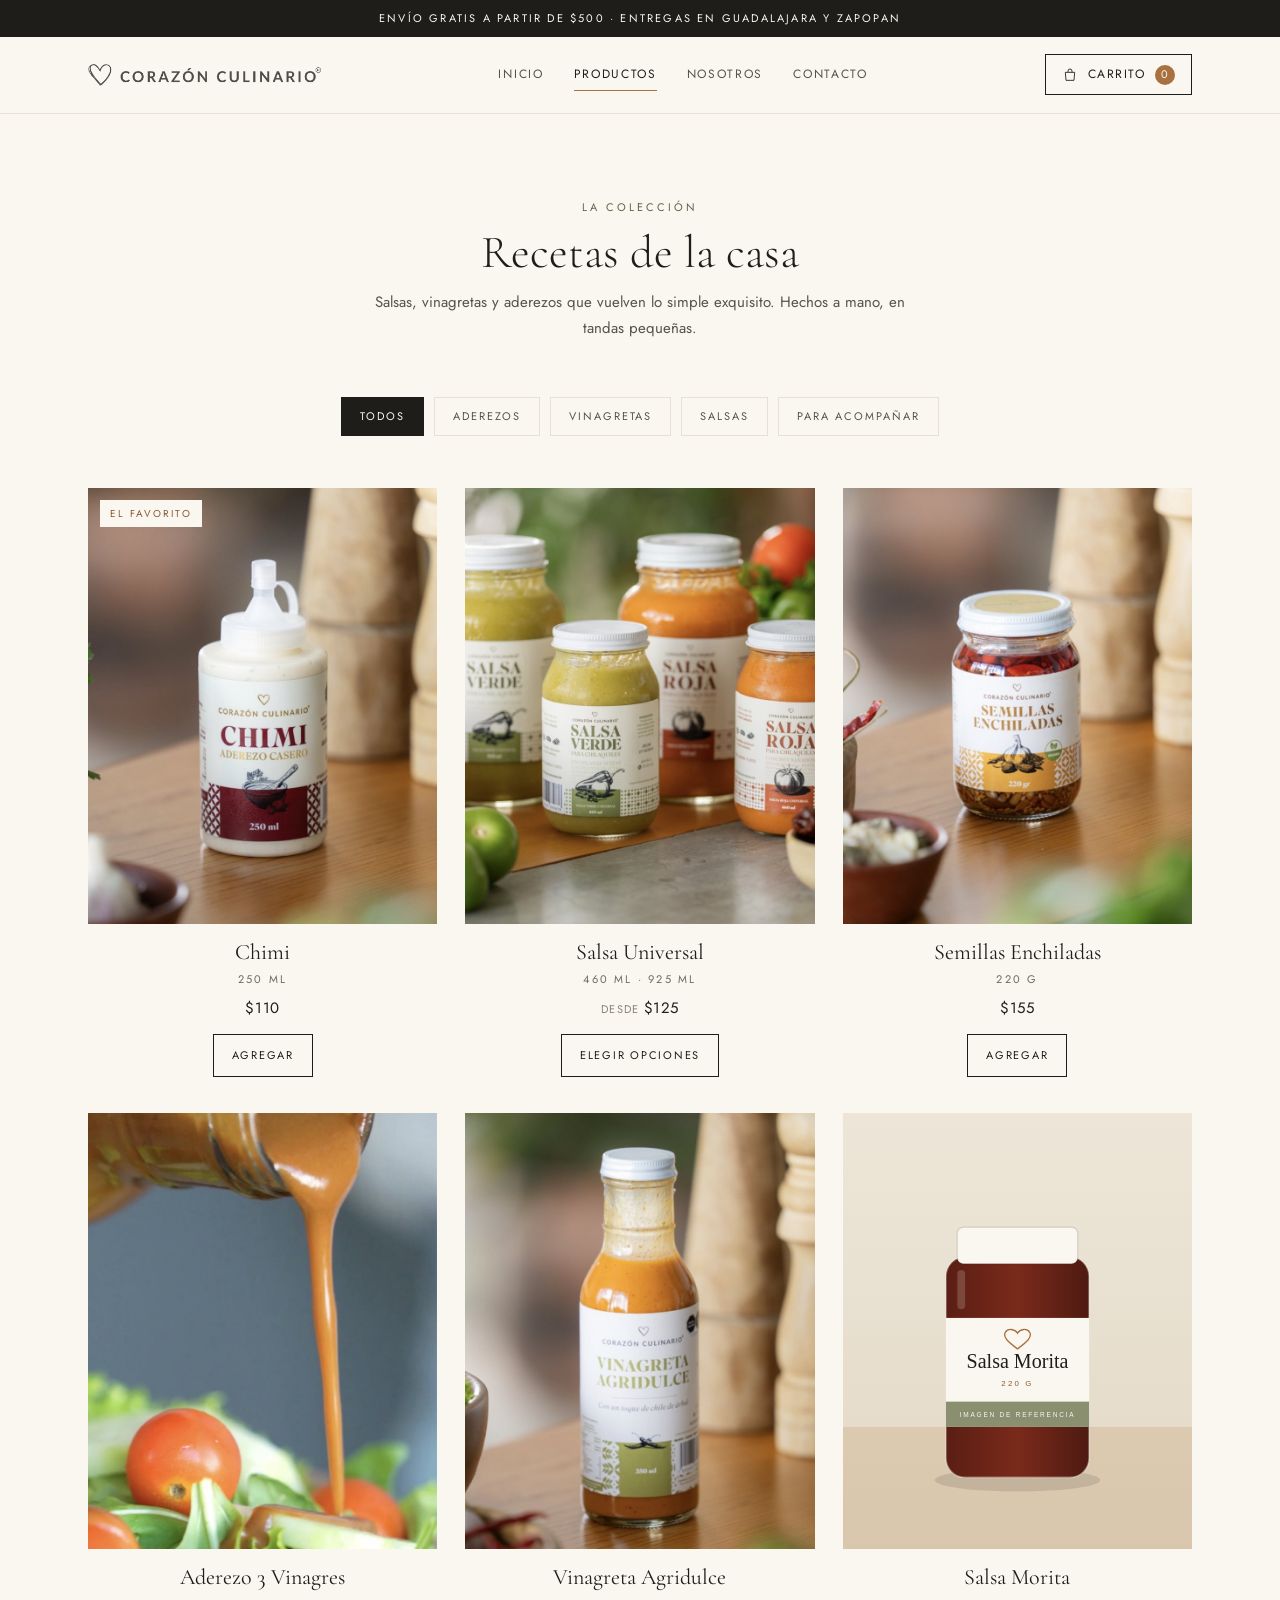
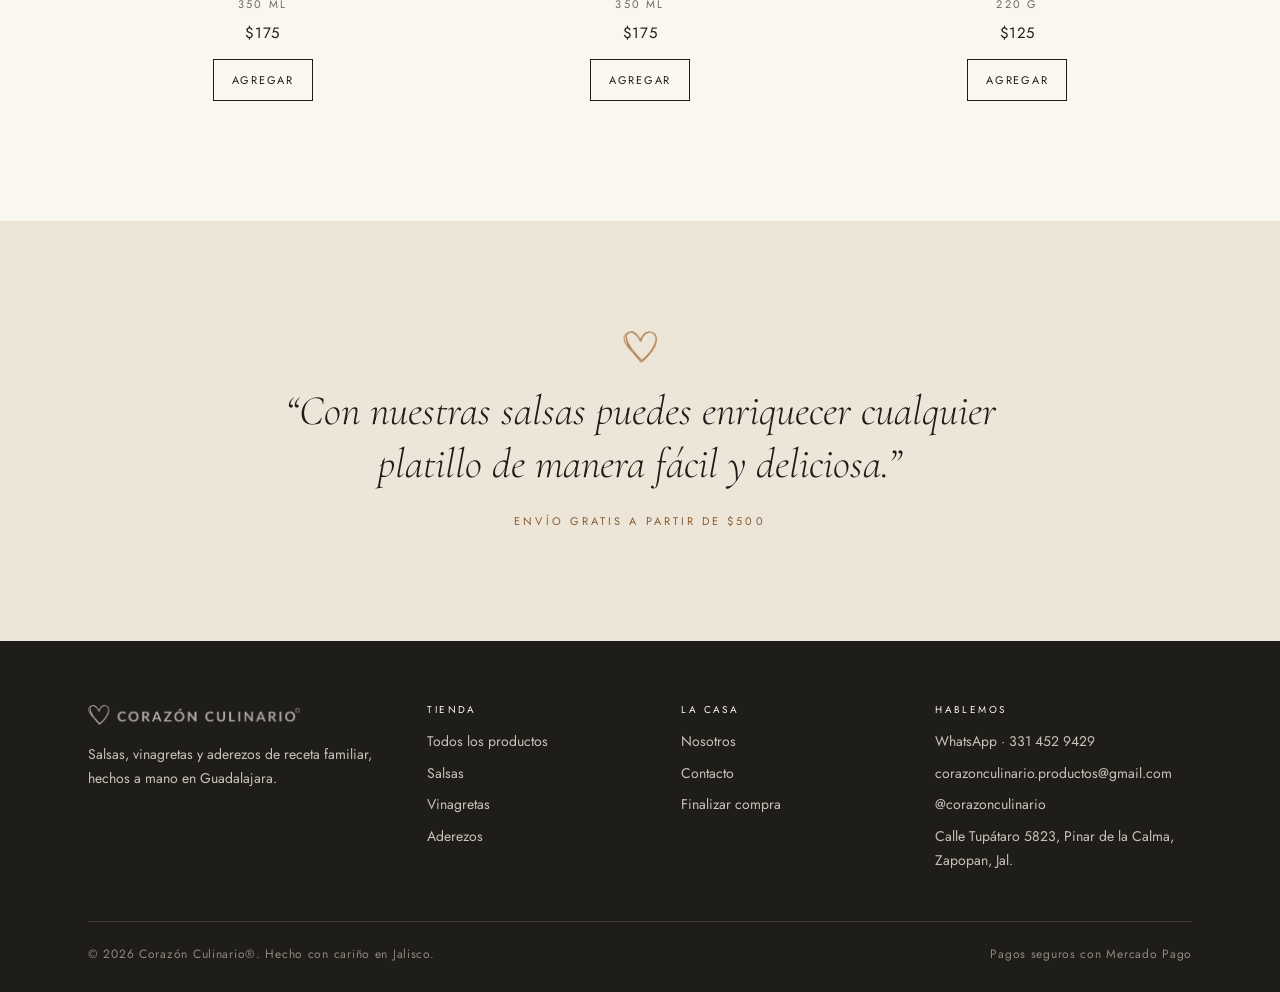
<file: productos.html>
<!DOCTYPE html>
<html lang="es-MX">
<head>
  <meta charset="utf-8">
  <meta name="viewport" content="width=device-width, initial-scale=1">
  <title>Productos · Corazón Culinario</title>
  <meta name="description" content="Chimi, Salsa Universal, Semillas Enchiladas, vinagretas y más. Salsas y aderezos de receta familiar hechos a mano en Guadalajara.">
  <meta name="theme-color" content="#FAF7F1">
  <link rel="icon" href="assets/img/marca/favicon.png">
  <link rel="preconnect" href="https://fonts.googleapis.com">
  <link rel="preconnect" href="https://fonts.gstatic.com" crossorigin>
  <link href="https://fonts.googleapis.com/css2?family=Cormorant+Garamond:ital,wght@0,300;0,400;0,500;1,300;1,400&family=Jost:wght@300;400;500&display=swap" rel="stylesheet">
  <link rel="stylesheet" href="assets/css/styles.css">
</head>
<body>
  <div data-layout="header"></div>

  <main>
    <section class="pagina-cabecera contenedor">
      <div class="eyebrow eyebrow--olivo">La colección</div>
      <h1 class="titulo-lg">Recetas de la casa</h1>
      <p>Salsas, vinagretas y aderezos que vuelven lo simple exquisito. Hechos a mano, en tandas pequeñas.</p>
    </section>

    <section class="contenedor" style="padding-bottom: clamp(72px, 10vw, 120px)">
      <div class="filtros" role="group" aria-label="Filtrar por categoría" data-filtros></div>
      <div class="grid-productos" data-grid>
        <div class="tarjeta"><div class="tarjeta__foto skeleton"></div></div>
        <div class="tarjeta"><div class="tarjeta__foto skeleton"></div></div>
        <div class="tarjeta"><div class="tarjeta__foto skeleton"></div></div>
      </div>
      <p class="centro oculto" data-sin-resultados style="padding: 48px 0; color: var(--texto)">No hay productos en esta categoría por ahora.</p>
    </section>

    <section class="seccion seccion--lino">
      <div class="contenedor cita revelar">
        <img src="assets/img/marca/corazon-cobre.png" alt="">
        <blockquote>“Con nuestras salsas puedes enriquecer cualquier platillo de manera fácil y deliciosa.”</blockquote>
        <div class="eyebrow">Envío gratis a partir de $500</div>
      </div>
    </section>
  </main>

  <div data-layout="footer"></div>

  <script type="module">
    import { iniciarLayout, revelar } from './assets/js/layout.js';
    import { cargarCatalogo } from './assets/js/catalogo.js';
    import { tarjetaHTML, conectarAgregar } from './assets/js/ui.js';

    iniciarLayout('productos');

    const grid = document.querySelector('[data-grid]');
    const filtros = document.querySelector('[data-filtros]');
    const vacio = document.querySelector('[data-sin-resultados]');

    cargarCatalogo().then((cat) => {
      const usadas = new Set(cat.productos.map((p) => p.categoria));
      const cats = [{ id: 'todos', nombre: 'Todos' }, ...cat.categorias.filter((c) => usadas.has(c.id))];
      filtros.innerHTML = cats.map((c) => `<button class="chip" type="button" data-cat="${c.id}" aria-pressed="false">${c.nombre}</button>`).join('');

      grid.innerHTML = cat.productos.map(tarjetaHTML).join('');
      conectarAgregar(grid, cat);

      function filtrar(id) {
        if (!cats.some((c) => c.id === id)) id = 'todos';
        filtros.querySelectorAll('.chip').forEach((b) => b.setAttribute('aria-pressed', String(b.dataset.cat === id)));
        let visibles = 0;
        grid.querySelectorAll('.tarjeta').forEach((t) => {
          const ok = id === 'todos' || t.dataset.categoria === id;
          t.classList.toggle('oculto', !ok);
          if (ok) visibles++;
        });
        vacio.classList.toggle('oculto', visibles > 0);
        revelar(grid);
      }

      filtros.addEventListener('click', (e) => {
        const b = e.target.closest('[data-cat]');
        if (!b) return;
        history.replaceState(null, '', b.dataset.cat === 'todos' ? location.pathname : `#${b.dataset.cat}`);
        filtrar(b.dataset.cat);
      });
      window.addEventListener('hashchange', () => filtrar(location.hash.slice(1)));
      filtrar(location.hash.slice(1) || 'todos');
    }).catch(() => {
      grid.innerHTML = '<p class="centro" style="grid-column:1/-1">No pudimos cargar los productos. Intenta de nuevo más tarde.</p>';
    });
  </script>
</body>
</html>
</file>
<file: assets/css/styles.css>
/* ==========================================================================
   Corazón Culinario — Tienda en línea
   Sistema visual "1c Gourmet minimalista"
   Paleta: #FAF7F1 · #EDE6D8 · #8A8F6F · #A9713F · #1F1D1A
   Tipografía: Cormorant Garamond (títulos) · Jost (texto y etiquetas)
   ========================================================================== */

:root {
  --crema: #FAF7F1;
  --lino: #EDE6D8;
  --lino-2: #E2DACB;
  --olivo: #8A8F6F;
  --olivo-osc: #5F6449;
  --cobre: #A9713F;
  --cobre-osc: #8A5A2E;
  --carbon: #1F1D1A;
  --texto: #57534B;
  --texto-2: #3A372F;
  --gris: #8A8378;
  --gris-2: #6E6A5F;
  --linea: #E7E0D3;
  --error: #9B3B2A;

  --serif: 'Cormorant Garamond', Georgia, 'Times New Roman', serif;
  --sans: 'Jost', 'Helvetica Neue', Arial, sans-serif;

  --ancho: 1200px;
  --gutter: clamp(20px, 4vw, 48px);
  --sombra: 0 18px 44px rgba(31, 29, 26, .13);
  --t: .25s ease;
}

*, *::before, *::after { box-sizing: border-box; }

html { scroll-behavior: smooth; -webkit-text-size-adjust: 100%; }

body {
  margin: 0;
  background: var(--crema);
  color: var(--texto-2);
  font-family: var(--sans);
  font-size: 15px;
  line-height: 1.7;
  -webkit-font-smoothing: antialiased;
}

img { max-width: 100%; display: block; }
a { color: inherit; text-decoration: none; transition: opacity var(--t), color var(--t); }
button { font: inherit; color: inherit; }
h1, h2, h3, h4 { margin: 0; font-family: var(--serif); font-weight: 300; color: var(--carbon); line-height: 1.08; }
p { margin: 0; }
ul { margin: 0; padding: 0; list-style: none; }

.sr-only { position: absolute; width: 1px; height: 1px; overflow: hidden; clip: rect(0 0 0 0); white-space: nowrap; }
.contenedor { width: 100%; max-width: var(--ancho); margin: 0 auto; padding: 0 var(--gutter); }

/* ---------- Tipografía utilitaria ---------- */
.eyebrow {
  font-size: 11px;
  letter-spacing: .28em;
  text-transform: uppercase;
  color: var(--cobre-osc);
}
.eyebrow--olivo { color: var(--olivo-osc); }
.etiqueta {
  font-size: 10px;
  letter-spacing: .24em;
  text-transform: uppercase;
  color: var(--gris);
}
.titulo-xl { font-size: clamp(40px, 6vw, 64px); }
.titulo-lg { font-size: clamp(32px, 4.2vw, 46px); }
.titulo-md { font-size: clamp(26px, 3vw, 34px); }
.lead { font-size: 16px; line-height: 1.8; color: var(--texto); }
em, .italica { font-style: italic; }

/* ---------- Botones ---------- */
.btn {
  display: inline-flex;
  align-items: center;
  justify-content: center;
  gap: 10px;
  padding: 15px 28px;
  border: 1px solid var(--carbon);
  background: var(--carbon);
  color: var(--crema);
  font-size: 12px;
  letter-spacing: .16em;
  text-transform: uppercase;
  cursor: pointer;
  transition: background var(--t), color var(--t), border-color var(--t), opacity var(--t);
}
.btn:hover { background: #33302b; }
.btn:disabled { opacity: .45; cursor: not-allowed; }
.btn--contorno { background: transparent; color: var(--carbon); }
.btn--contorno:hover { background: var(--carbon); color: var(--crema); }
.btn--olivo { background: var(--olivo); border-color: var(--olivo); }
.btn--olivo:hover { background: var(--olivo-osc); border-color: var(--olivo-osc); }
.btn--bloque { width: 100%; }
.btn--sm { padding: 11px 18px; font-size: 11px; }

.enlace {
  display: inline-block;
  font-size: 12px;
  letter-spacing: .16em;
  text-transform: uppercase;
  color: var(--cobre-osc);
  border-bottom: 1px solid var(--cobre);
  padding-bottom: 3px;
  background: none;
  border-top: 0; border-left: 0; border-right: 0;
  cursor: pointer;
}
.enlace:hover { opacity: .7; }

/* ---------- Barra de anuncio ---------- */
.anuncio {
  background: var(--carbon);
  color: var(--crema);
  text-align: center;
  font-size: 11px;
  letter-spacing: .2em;
  text-transform: uppercase;
  padding: 9px var(--gutter);
}

/* ---------- Header ---------- */
.header {
  position: sticky;
  top: 0;
  z-index: 50;
  background: rgba(250, 247, 241, .94);
  backdrop-filter: saturate(1.2) blur(8px);
  border-bottom: 1px solid var(--linea);
}
.header__barra {
  display: flex;
  align-items: center;
  justify-content: space-between;
  gap: 24px;
  height: 76px;
}
.header__logo img { height: 22px; width: auto; }
.nav { display: flex; align-items: center; gap: 30px; }
.nav__link {
  font-size: 12px;
  letter-spacing: .14em;
  text-transform: uppercase;
  color: var(--texto);
  position: relative;
  padding: 4px 0;
}
.nav__link::after {
  content: '';
  position: absolute; left: 0; right: 0; bottom: -2px;
  height: 1px; background: var(--cobre);
  transform: scaleX(0); transform-origin: left;
  transition: transform var(--t);
}
.nav__link:hover::after, .nav__link[aria-current="page"]::after { transform: scaleX(1); }
.nav__link[aria-current="page"] { color: var(--carbon); }

.btn-carrito {
  display: inline-flex; align-items: center; gap: 10px;
  border: 1px solid var(--carbon);
  background: transparent;
  padding: 9px 16px;
  font-size: 12px; letter-spacing: .12em; text-transform: uppercase;
  color: var(--carbon);
  cursor: pointer;
  transition: background var(--t), color var(--t);
}
.btn-carrito:hover { background: var(--carbon); color: var(--crema); }
.btn-carrito__num {
  min-width: 20px; height: 20px; border-radius: 999px;
  display: inline-grid; place-items: center;
  background: var(--cobre); color: var(--crema);
  font-size: 11px; letter-spacing: 0; padding: 0 6px;
}
.btn-carrito svg { width: 16px; height: 16px; }

.header__acciones { display: flex; align-items: center; gap: 12px; }
.btn-menu {
  display: none;
  background: none; border: 0; padding: 8px; cursor: pointer;
  color: var(--carbon);
}
.btn-menu svg { width: 24px; height: 24px; }

@media (max-width: 860px) {
  .header__barra { height: 64px; }
  .header__logo img { height: 17px; }
  .btn-menu { display: inline-flex; order: -1; }
  .nav {
    position: fixed;
    inset: 64px 0 auto 0;
    flex-direction: column;
    align-items: stretch;
    gap: 0;
    background: var(--crema);
    border-bottom: 1px solid var(--linea);
    padding: 8px var(--gutter) 24px;
    transform: translateY(-8px);
    opacity: 0; visibility: hidden;
    transition: opacity var(--t), transform var(--t), visibility var(--t);
  }
  .nav.abierto { opacity: 1; visibility: visible; transform: none; }
  .nav__link { padding: 16px 0; border-bottom: 1px solid var(--linea); font-size: 13px; }
  .nav__link::after { display: none; }
  .btn-carrito__txt { display: none; }
  .btn-carrito { padding: 9px 12px; }
}

/* ---------- Secciones ---------- */
.seccion { padding: clamp(64px, 9vw, 110px) 0; }
.seccion--lino { background: var(--lino); }
.seccion--carbon { background: var(--carbon); color: var(--crema); }
.seccion--carbon h2, .seccion--carbon h3 { color: var(--crema); }
.seccion__cabecera {
  display: flex; flex-direction: column; align-items: center; gap: 10px;
  text-align: center;
  margin-bottom: clamp(36px, 5vw, 56px);
}
.seccion__cabecera p { max-width: 520px; color: var(--texto); }

/* ---------- Hero ---------- */
.hero { padding: clamp(48px, 8vw, 96px) 0 clamp(56px, 8vw, 96px); }
.hero__grid {
  display: grid;
  grid-template-columns: 1fr 1.05fr;
  gap: clamp(32px, 6vw, 80px);
  align-items: center;
}
.hero__texto { display: flex; flex-direction: column; gap: 24px; }
.hero__texto .lead { max-width: 400px; }
.hero__acciones { display: flex; flex-wrap: wrap; gap: 26px; align-items: center; padding-top: 6px; }
.hero__foto { position: relative; aspect-ratio: 4 / 3.4; overflow: hidden; background: var(--lino); }
.hero__foto img { width: 100%; height: 100%; object-fit: cover; }
.hero__sello {
  position: absolute; left: 18px; bottom: 18px;
  background: var(--crema); padding: 8px 14px;
  font-size: 10px; letter-spacing: .24em; text-transform: uppercase; color: var(--texto);
}
@media (max-width: 860px) {
  .hero__grid { grid-template-columns: 1fr; }
  .hero__foto { order: -1; aspect-ratio: 4 / 3; }
}

/* ---------- Encabezado de página interior ---------- */
.pagina-cabecera {
  padding: clamp(48px, 7vw, 84px) 0 clamp(36px, 5vw, 56px);
  text-align: center;
  display: flex; flex-direction: column; align-items: center; gap: 12px;
}
.pagina-cabecera p { max-width: 540px; color: var(--texto); }
.migas {
  font-size: 11px; letter-spacing: .18em; text-transform: uppercase; color: var(--gris);
  display: flex; gap: 10px; flex-wrap: wrap;
}
.migas a:hover { color: var(--cobre-osc); }

/* ---------- Tarjeta de producto ---------- */
.grid-productos {
  display: grid;
  grid-template-columns: repeat(3, 1fr);
  gap: clamp(20px, 3vw, 36px) clamp(16px, 2.4vw, 28px);
}
@media (max-width: 960px) { .grid-productos { grid-template-columns: repeat(2, 1fr); } }
@media (max-width: 520px) { .grid-productos { grid-template-columns: 1fr 1fr; gap: 28px 14px; } }

.tarjeta { display: flex; flex-direction: column; gap: 16px; }
.tarjeta__foto {
  position: relative; display: block;
  aspect-ratio: 4 / 5; overflow: hidden;
  background: var(--lino-2);
}
.tarjeta__foto img { width: 100%; height: 100%; object-fit: cover; transition: transform .8s cubic-bezier(.2,.7,.2,1); }
.tarjeta:hover .tarjeta__foto img { transform: scale(1.04); }
.tarjeta__marca {
  position: absolute; top: 12px; left: 12px;
  background: var(--crema); color: var(--cobre-osc);
  font-size: 10px; letter-spacing: .2em; text-transform: uppercase;
  padding: 5px 10px;
}
.tarjeta__info { text-align: center; display: flex; flex-direction: column; gap: 4px; align-items: center; }
.tarjeta__nombre { font-family: var(--serif); font-size: 22px; color: var(--carbon); line-height: 1.15; }
.tarjeta__pres { font-size: 11px; letter-spacing: .2em; text-transform: uppercase; color: var(--gris-2); }
.tarjeta__precio { font-size: 15px; color: var(--carbon); margin-top: 4px; letter-spacing: .04em; }
.tarjeta__precio small { font-size: 11px; color: var(--gris); letter-spacing: .12em; text-transform: uppercase; margin-right: 4px; }
.tarjeta__accion { margin-top: 8px; }
@media (max-width: 520px) {
  .tarjeta__nombre { font-size: 19px; }
  .tarjeta__accion .btn { padding: 10px 12px; font-size: 10px; letter-spacing: .12em; }
}

/* ---------- Filtros ---------- */
.filtros {
  display: flex; flex-wrap: wrap; justify-content: center; gap: 8px 10px;
  margin-bottom: clamp(32px, 5vw, 52px);
}
.chip {
  background: transparent;
  border: 1px solid var(--linea);
  padding: 9px 18px;
  font-size: 11px; letter-spacing: .18em; text-transform: uppercase;
  color: var(--texto);
  cursor: pointer;
  transition: all var(--t);
}
.chip:hover { border-color: var(--carbon); color: var(--carbon); }
.chip[aria-pressed="true"] { background: var(--carbon); border-color: var(--carbon); color: var(--crema); }

/* ---------- Banda editorial (foto + texto) ---------- */
.editorial {
  display: grid; grid-template-columns: 1fr 1fr; gap: clamp(32px, 6vw, 84px); align-items: center;
}
.editorial--inv .editorial__foto { order: 2; }
.editorial__foto { aspect-ratio: 4 / 5; overflow: hidden; background: var(--lino); }
.editorial__foto img { width: 100%; height: 100%; object-fit: cover; }
.editorial__texto { display: flex; flex-direction: column; gap: 22px; }
.editorial__texto .lead { max-width: 460px; }
@media (max-width: 860px) {
  .editorial { grid-template-columns: 1fr; }
  .editorial--inv .editorial__foto { order: 0; }
  .editorial__foto { aspect-ratio: 4 / 3; }
}

.lista-platillos {
  columns: 2; column-gap: 32px;
  font-family: var(--serif); font-size: 21px; font-style: italic; color: var(--carbon); line-height: 1.6;
}
.lista-platillos li { break-inside: avoid; }

/* ---------- Pilares ---------- */
.pilares { display: grid; grid-template-columns: repeat(3, 1fr); gap: clamp(24px, 4vw, 56px); }
.pilar { display: flex; flex-direction: column; gap: 12px; padding-top: 22px; border-top: 1px solid var(--carbon); }
.pilar__num { font-family: var(--serif); font-size: 15px; color: var(--cobre); font-style: italic; }
.pilar h3 { font-size: 26px; }
.pilar p { color: var(--texto); }
.seccion--carbon .pilar { border-top-color: rgba(250,247,241,.35); }
.seccion--carbon .pilar p { color: #c9c3b7; }
@media (max-width: 760px) { .pilares { grid-template-columns: 1fr; } }

/* ---------- Cita ---------- */
.cita { text-align: center; max-width: 820px; margin: 0 auto; display: flex; flex-direction: column; gap: 22px; align-items: center; }
.cita blockquote { margin: 0; font-family: var(--serif); font-size: clamp(28px, 4vw, 42px); font-weight: 300; font-style: italic; line-height: 1.25; color: var(--carbon); }
.cita img { width: 34px; opacity: .9; }

/* ---------- Contacto (Hablemos) ---------- */
.contacto { display: flex; justify-content: space-between; gap: 48px; align-items: flex-start; flex-wrap: wrap; }
.contacto__texto { display: flex; flex-direction: column; gap: 16px; max-width: 360px; }
.contacto__texto .btn { align-self: flex-start; }
.contacto__datos { display: grid; grid-template-columns: repeat(2, minmax(0, auto)); gap: 22px 56px; font-size: 14px; color: var(--texto-2); }
.contacto__datos a:hover { color: var(--cobre-osc); }
.contacto__datos .etiqueta { display: block; margin-bottom: 3px; }
@media (max-width: 640px) { .contacto__datos { grid-template-columns: 1fr; } }

/* ---------- Footer ---------- */
.footer { background: var(--carbon); color: #c9c3b7; padding: 64px 0 28px; font-size: 14px; }
.footer__grid { display: grid; grid-template-columns: 1.4fr 1fr 1fr 1.2fr; gap: 40px; }
.footer__logo img { height: 20px; width: auto; margin-bottom: 18px; }
.footer h4 { font-family: var(--sans); font-size: 10px; letter-spacing: .24em; text-transform: uppercase; color: var(--crema); font-weight: 400; margin-bottom: 14px; }
.footer li + li { margin-top: 8px; }
.footer a:hover { color: var(--crema); }
.footer__legal {
  margin-top: 48px; padding-top: 22px; border-top: 1px solid rgba(250,247,241,.14);
  display: flex; justify-content: space-between; gap: 16px; flex-wrap: wrap;
  font-size: 12px; letter-spacing: .06em; color: #8f897d;
}
@media (max-width: 860px) { .footer__grid { grid-template-columns: 1fr 1fr; } }
@media (max-width: 520px) { .footer__grid { grid-template-columns: 1fr; } }

/* ---------- Detalle de producto ---------- */
.detalle { display: grid; grid-template-columns: 1.05fr 1fr; gap: clamp(32px, 6vw, 88px); align-items: start; }
.detalle__galeria { position: sticky; top: 100px; display: flex; flex-direction: column; gap: 14px; }
.detalle__foto { aspect-ratio: 4 / 5; overflow: hidden; background: var(--lino-2); }
.detalle__foto img { width: 100%; height: 100%; object-fit: cover; transition: opacity .3s ease; }
.detalle__miniaturas { display: flex; gap: 10px; }
.detalle__miniaturas button {
  width: 76px; aspect-ratio: 4 / 5; padding: 0; border: 1px solid transparent; background: var(--lino); cursor: pointer; overflow: hidden;
}
.detalle__miniaturas button[aria-pressed="true"] { border-color: var(--carbon); }
.detalle__miniaturas img { width: 100%; height: 100%; object-fit: cover; }
.detalle__info { display: flex; flex-direction: column; gap: 22px; padding-top: 8px; }
.detalle__precio { font-size: 22px; color: var(--carbon); letter-spacing: .03em; }
.detalle__desc { font-size: 16px; line-height: 1.8; color: var(--texto); }
.detalle__bloque { display: flex; flex-direction: column; gap: 12px; padding-top: 22px; border-top: 1px solid var(--linea); }
.opciones { display: flex; flex-wrap: wrap; gap: 10px; }
.opcion {
  display: inline-flex; align-items: center; gap: 10px;
  background: transparent; border: 1px solid var(--linea);
  padding: 11px 18px; cursor: pointer;
  font-size: 12px; letter-spacing: .14em; text-transform: uppercase; color: var(--texto-2);
  transition: all var(--t);
}
.opcion:hover { border-color: var(--carbon); }
.opcion[aria-pressed="true"] { border-color: var(--carbon); background: var(--carbon); color: var(--crema); }
.opcion__color { width: 12px; height: 12px; border-radius: 50%; box-shadow: inset 0 0 0 1px rgba(0,0,0,.12); }
.opcion small { opacity: .7; letter-spacing: .06em; }
.comprar { display: flex; gap: 12px; flex-wrap: wrap; }
.comprar .btn { flex: 1 1 220px; }
.etiquetas-uso { display: flex; flex-wrap: wrap; gap: 8px; }
.etiquetas-uso li { border: 1px solid var(--linea); padding: 6px 12px; font-size: 13px; color: var(--texto); }
.aviso-envio { display: flex; gap: 12px; align-items: flex-start; font-size: 13px; color: var(--texto); background: var(--lino); padding: 14px 16px; }
.aviso-envio svg { flex: 0 0 18px; width: 18px; height: 18px; margin-top: 2px; color: var(--olivo-osc); }
@media (max-width: 860px) {
  .detalle { grid-template-columns: 1fr; }
  .detalle__galeria { position: static; }
}

/* ---------- Cantidad ---------- */
.cantidad { display: inline-flex; align-items: center; border: 1px solid var(--linea); height: 48px; }
.cantidad button { width: 42px; height: 100%; background: none; border: 0; cursor: pointer; font-size: 18px; color: var(--carbon); }
.cantidad button:hover { background: var(--lino); }
.cantidad input { width: 44px; height: 100%; border: 0; text-align: center; background: transparent; font: inherit; color: var(--carbon); -moz-appearance: textfield; }
.cantidad input::-webkit-outer-spin-button, .cantidad input::-webkit-inner-spin-button { -webkit-appearance: none; margin: 0; }
.cantidad--sm { height: 34px; }
.cantidad--sm button { width: 30px; font-size: 15px; }
.cantidad--sm input { width: 30px; font-size: 13px; }

/* ---------- Carrito (panel lateral) ---------- */
.carrito-velo {
  position: fixed; inset: 0; background: rgba(31,29,26,.38); z-index: 90;
  opacity: 0; visibility: hidden; transition: opacity var(--t), visibility var(--t);
}
.carrito {
  position: fixed; top: 0; right: 0; bottom: 0; z-index: 100;
  width: min(440px, 100%);
  background: var(--crema);
  display: flex; flex-direction: column;
  transform: translateX(100%);
  visibility: hidden;
  transition: transform .35s cubic-bezier(.2,.7,.2,1), visibility .35s;
}
body.carrito-abierto { overflow: hidden; }
body.carrito-abierto .carrito { transform: none; visibility: visible; box-shadow: var(--sombra); }
body.carrito-abierto .carrito-velo { opacity: 1; visibility: visible; }
.carrito__cabecera { display: flex; justify-content: space-between; align-items: center; padding: 22px 26px; border-bottom: 1px solid var(--linea); }
.carrito__cabecera h2 { font-size: 28px; }
.btn-cerrar { background: none; border: 0; cursor: pointer; padding: 6px; color: var(--carbon); }
.btn-cerrar svg { width: 20px; height: 20px; }
.carrito__cuerpo { flex: 1; overflow-y: auto; padding: 8px 26px; }
.carrito__pie { padding: 20px 26px 26px; border-top: 1px solid var(--linea); display: flex; flex-direction: column; gap: 14px; }
.carrito__vacio { text-align: center; padding: 64px 0; display: flex; flex-direction: column; gap: 18px; align-items: center; color: var(--texto); }
.carrito__vacio img { width: 40px; opacity: .5; }

.linea { display: grid; grid-template-columns: 72px 1fr auto; gap: 14px; padding: 18px 0; border-bottom: 1px solid var(--linea); align-items: start; }
.linea:last-child { border-bottom: 0; }
.linea__foto { aspect-ratio: 4 / 5; background: var(--lino); overflow: hidden; }
.linea__foto img { width: 100%; height: 100%; object-fit: cover; }
.linea__nombre { font-family: var(--serif); font-size: 19px; color: var(--carbon); line-height: 1.2; }
.linea__var { font-size: 11px; letter-spacing: .14em; text-transform: uppercase; color: var(--gris); margin: 2px 0 10px; }
.linea__precio { font-size: 14px; color: var(--carbon); text-align: right; white-space: nowrap; }
.linea__quitar { background: none; border: 0; padding: 0; margin-top: 8px; font-size: 11px; letter-spacing: .14em; text-transform: uppercase; color: var(--gris); cursor: pointer; text-decoration: underline; text-underline-offset: 3px; }
.linea__quitar:hover { color: var(--error); }

.totales { display: flex; flex-direction: column; gap: 8px; font-size: 14px; }
.totales__fila { display: flex; justify-content: space-between; gap: 12px; }
.totales__fila--total { font-size: 17px; color: var(--carbon); padding-top: 12px; margin-top: 4px; border-top: 1px solid var(--linea); }
.totales__fila--total span:last-child { font-family: var(--serif); font-size: 26px; line-height: 1; }
.gratis { color: var(--olivo-osc); }

.progreso-envio { font-size: 12px; color: var(--texto); display: flex; flex-direction: column; gap: 8px; }
.progreso-envio__barra { height: 3px; background: var(--linea); overflow: hidden; }
.progreso-envio__barra span { display: block; height: 100%; background: var(--olivo); transition: width .4s ease; }

/* ---------- Checkout ---------- */
.checkout { display: grid; grid-template-columns: 1.25fr 1fr; gap: clamp(32px, 5vw, 72px); align-items: start; }
.checkout__resumen { background: var(--lino); padding: clamp(22px, 3vw, 36px); position: sticky; top: 100px; display: flex; flex-direction: column; gap: 18px; }
.checkout__resumen h2 { font-size: 28px; }
.checkout__resumen .linea { grid-template-columns: 56px 1fr auto; padding: 14px 0; border-color: var(--lino-2); }
.checkout__resumen .linea__foto { position: relative; overflow: visible; }
.checkout__resumen .linea__foto img { overflow: hidden; }
.checkout__resumen .linea__cant {
  position: absolute; top: -8px; right: -8px;
  min-width: 20px; height: 20px; border-radius: 999px; padding: 0 5px;
  background: var(--carbon); color: var(--crema); font-size: 11px; display: grid; place-items: center;
}
.checkout__resumen .totales__fila--total { border-color: var(--lino-2); }
@media (max-width: 900px) {
  .checkout { grid-template-columns: 1fr; }
  .checkout__resumen { position: static; order: -1; }
}

.form { display: flex; flex-direction: column; gap: 36px; }
.form fieldset { border: 0; margin: 0; padding: 0; display: grid; grid-template-columns: 1fr 1fr; gap: 18px 16px; }
.form legend { grid-column: 1 / -1; font-family: var(--serif); font-size: 28px; color: var(--carbon); margin-bottom: 18px; padding: 0; display: flex; align-items: baseline; gap: 12px; }
.form legend .pilar__num { font-size: 16px; }
.campo { display: flex; flex-direction: column; gap: 7px; }
.campo--completo { grid-column: 1 / -1; }
.campo label { font-size: 10px; letter-spacing: .22em; text-transform: uppercase; color: var(--gris-2); }
.campo input, .campo select, .campo textarea {
  width: 100%;
  font: inherit; font-size: 15px; color: var(--carbon);
  background: #fff;
  border: 1px solid var(--linea);
  padding: 13px 14px;
  border-radius: 0;
  transition: border-color var(--t), box-shadow var(--t);
  -webkit-appearance: none; appearance: none;
}
.campo select {
  background-image: url("data:image/svg+xml,%3Csvg xmlns='http://www.w3.org/2000/svg' viewBox='0 0 12 8'%3E%3Cpath d='M1 1l5 5 5-5' fill='none' stroke='%231F1D1A' stroke-width='1.2'/%3E%3C/svg%3E");
  background-repeat: no-repeat; background-position: right 14px center; background-size: 11px; padding-right: 36px;
}
.campo textarea { min-height: 96px; resize: vertical; }
.campo input:focus, .campo select:focus, .campo textarea:focus { outline: none; border-color: var(--cobre); box-shadow: 0 0 0 3px rgba(169,113,63,.14); }
.campo.invalido input, .campo.invalido select { border-color: var(--error); }
.campo__error { font-size: 12px; color: var(--error); display: none; }
.campo.invalido .campo__error { display: block; }
.form__ayuda { font-size: 12px; color: var(--gris); }
@media (max-width: 560px) { .form fieldset { grid-template-columns: 1fr; } }

.pago { display: flex; flex-direction: column; gap: 14px; }
.pago__mp { display: flex; align-items: center; gap: 14px; border: 1px solid var(--carbon); background: #fff; padding: 16px 18px; }
.pago__mp-logo { width: 42px; height: 42px; border-radius: 50%; background: #00B1EA; display: grid; place-items: center; color: #fff; font-weight: 600; font-size: 12px; letter-spacing: .02em; flex: 0 0 42px; }
.pago__mp strong { display: block; font-weight: 500; color: var(--carbon); }
.pago__mp span { font-size: 13px; color: var(--texto); }
.alerta { padding: 14px 16px; font-size: 14px; background: #F3E3DC; color: var(--error); border-left: 3px solid var(--error); }
.alerta[hidden] { display: none; }
.check { display: flex; gap: 10px; align-items: flex-start; font-size: 13px; color: var(--texto); }
.check input { margin-top: 4px; accent-color: var(--carbon); }

/* ---------- Resultado de pago ---------- */
.resultado { max-width: 620px; margin: 0 auto; text-align: center; display: flex; flex-direction: column; gap: 20px; align-items: center; padding: clamp(64px, 10vw, 120px) 0; }
.resultado__icono { width: 64px; height: 64px; border-radius: 50%; display: grid; place-items: center; border: 1px solid currentColor; }
.resultado__icono svg { width: 28px; height: 28px; }
.resultado--ok .resultado__icono { color: var(--olivo-osc); }
.resultado--pendiente .resultado__icono { color: var(--cobre); }
.resultado--error .resultado__icono { color: var(--error); }
.resultado__ref { font-size: 12px; letter-spacing: .16em; text-transform: uppercase; color: var(--gris); }
.resultado__acciones { display: flex; gap: 22px; flex-wrap: wrap; justify-content: center; align-items: center; margin-top: 8px; }

/* ---------- Toast ---------- */
.toast {
  position: fixed; left: 50%; bottom: 28px; z-index: 120;
  transform: translate(-50%, 20px);
  background: var(--carbon); color: var(--crema);
  padding: 14px 22px; font-size: 13px; letter-spacing: .04em;
  opacity: 0; visibility: hidden; transition: all .3s ease;
  display: flex; gap: 16px; align-items: center;
  max-width: calc(100% - 32px);
}
.toast.visible { opacity: 1; visibility: visible; transform: translate(-50%, 0); }
.toast button { background: none; border: 0; color: #E3C39E; font-size: 11px; letter-spacing: .16em; text-transform: uppercase; cursor: pointer; padding: 0; white-space: nowrap; }

/* ---------- Animación de entrada ---------- */
.revelar { opacity: 0; transform: translateY(18px); transition: opacity .8s ease, transform .8s cubic-bezier(.2,.7,.2,1); }
.revelar.visible { opacity: 1; transform: none; }
@media (prefers-reduced-motion: reduce) {
  * { transition: none !important; scroll-behavior: auto !important; }
  .revelar { opacity: 1; transform: none; }
}

/* ---------- Utilidades ---------- */
.centro { text-align: center; }
.mt-lg { margin-top: clamp(36px, 5vw, 56px); }
.oculto { display: none !important; }
.skeleton { background: linear-gradient(90deg, var(--lino) 0%, var(--lino-2) 50%, var(--lino) 100%); background-size: 200% 100%; animation: brillo 1.4s infinite; }
@keyframes brillo { to { background-position: -200% 0; } }
</file>
